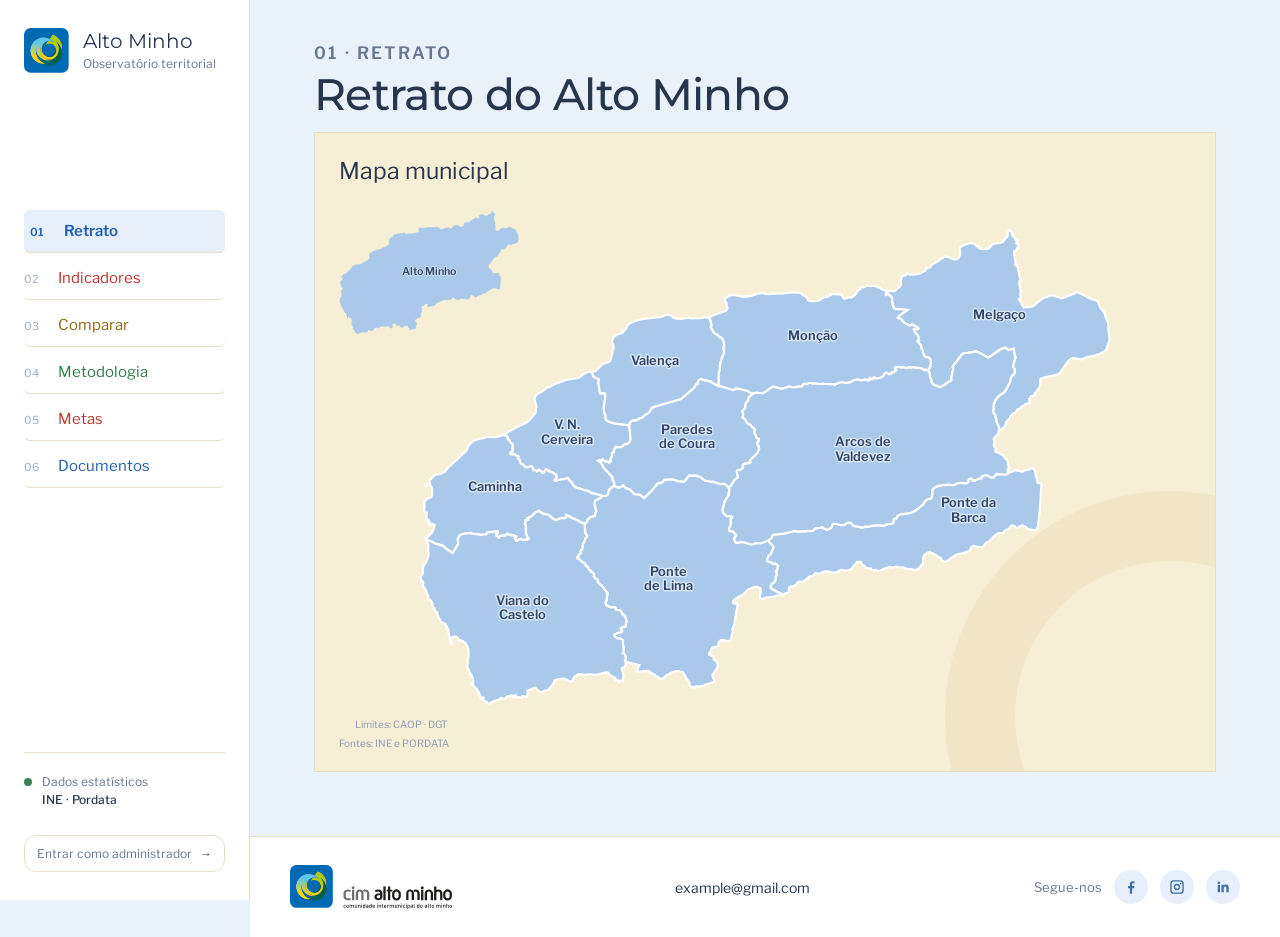
<file: index.html>
<!doctype html>
<html lang="pt">
<head>
  <meta charset="utf-8">
  <meta name="viewport" content="width=device-width, initial-scale=1">
  <meta name="description" content="Observatório territorial da CIM Alto Minho com indicadores municipais do INE e da Pordata.">
  <title>Retrato territorial | Observatório Alto Minho</title>
  <link rel="icon" type="image/svg+xml" href="./FrontEnd/imgs/favicon.svg">
  <!-- Estilos globais -->
  <link rel="stylesheet" href="./FrontEnd/css/shared/global.css">
  <!-- Estilos da página -->
  <link rel="stylesheet" href="./FrontEnd/css/pages/index.css">
</head>
<body data-page="retrato">
  <!-- Barra lateral (gerada por rail.js) -->
  <script src="./FrontEnd/js/shared/rail.js"></script>

  <!-- Conteúdo principal -->
  <main id="top">
    <section class="workspace" id="retrato">
      <div class="page-intro">
        <div>
          <p class="overline">01 · Retrato</p>
          <h1>Retrato do Alto Minho</h1>
        </div>
      </div>

      <!-- Alto Minho em números (preenchido por index.js) -->
      <section class="kpi-strip" id="kpi-strip" aria-label="Alto Minho em números" hidden></section>

      <div class="territory-stage">
        <section class="map-panel" aria-label="Mapa dos municípios do Alto Minho">
          <div class="map-caption">
            <span>Mapa municipal</span>
          </div>
          <div class="mini-map" id="mini-map" role="img" aria-label="Alto Minho">
            <svg viewBox="0 0 100 100"><g id="mini-map-shapes"></g></svg>
          </div>
          <svg class="region-map" viewBox="0 0 520 390" role="img" aria-labelledby="map-title map-description">
            <title id="map-title">Mapa interativo dos dez municípios do Alto Minho</title>
            <desc id="map-description">Limites administrativos dos municípios da Comunidade Intermunicipal do Alto Minho.</desc>
            <g id="map-nodes"></g>
          </svg>
          <div class="map-key"><div><small class="map-limits">Limites: CAOP · DGT</small></div><small class="map-sources">Fontes: INE e PORDATA</small></div>
        </section>
      </div>

    </section>
  </main>
  <script src="./FrontEnd/js/shared/boot.js" data-page="municipio,index" data-values="1"></script>
</body>
</html>
</file>
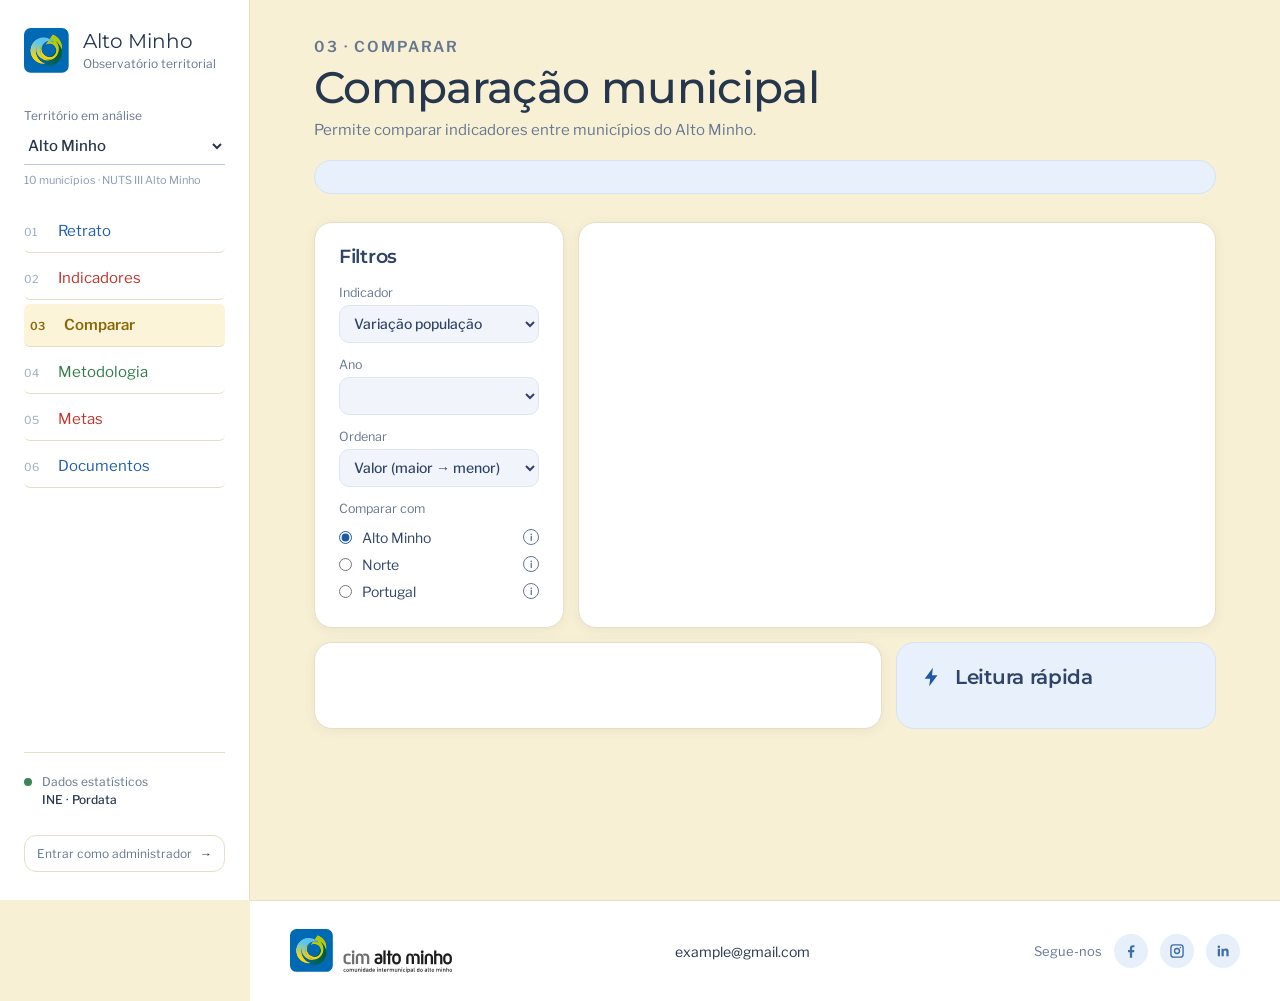
<file: FrontEnd/html/comparar.html>
<!doctype html>
<html lang="pt">
<head>
  <meta charset="utf-8">
  <meta name="viewport" content="width=device-width, initial-scale=1">
  <meta name="description" content="Observatório territorial da CIM Alto Minho com indicadores municipais do INE e da Pordata.">
  <title>Comparação municipal | Observatório Alto Minho</title>
  <link rel="icon" type="image/svg+xml" href="../imgs/favicon.svg">
  <!-- Estilos globais -->
  <link rel="stylesheet" href="../css/shared/global.css">
  <!-- Estilos da página -->
  <link rel="stylesheet" href="../css/pages/comparar.css">
</head>
<body data-page="comparar">
  <!-- Barra lateral (gerada por rail.js) -->
  <script src="../js/shared/rail.js"></script>

  <!-- Conteúdo principal -->
  <main id="top">
    <section class="workspace page-workspace cmp">
      <div class="page-intro">
        <div>
          <p class="overline">03 · Comparar</p>
          <h1>Comparação municipal</h1>
          <p>Permite comparar indicadores entre municípios do Alto Minho.</p>
        </div>
      </div>

      <!-- Resumo: indicador e município em destaque (preenchido por comparar.js) -->
      <section class="cmp-summary" id="cmp-summary" aria-live="polite"></section>

      <!-- Cartões de resumo -->
      <section class="cmp-kpis" id="cmp-kpis" aria-live="polite"></section>

      <div class="cmp-row cmp-row-top">
        <!-- Filtros -->
        <aside class="cmp-card cmp-filters" aria-labelledby="cmp-filters-title">
          <h2 id="cmp-filters-title">Filtros</h2>
          <label class="cmp-field">Indicador
            <select id="compare-indicator" aria-label="Indicador a comparar"></select>
          </label>
          <label class="cmp-field">Ano
            <select id="cmp-year" aria-label="Ano"></select>
          </label>
          <label class="cmp-field">Ordenar
            <select id="cmp-order" aria-label="Ordenar municípios">
              <option value="desc">Valor (maior → menor)</option>
              <option value="asc">Valor (menor → maior)</option>
              <option value="az">Nome (A → Z)</option>
            </select>
          </label>
          <fieldset class="cmp-ref">
            <legend>Comparar com</legend>
            <label><input type="radio" name="cmp-ref" value="alto-minho" checked><span>Alto Minho</span><i class="cmp-info" title="Valor de Alto Minho.">i</i></label>
            <label><input type="radio" name="cmp-ref" value="norte"><span>Norte</span><i class="cmp-info" title="Valor da região Norte (NUTS II).">i</i></label>
            <label><input type="radio" name="cmp-ref" value="portugal"><span>Portugal</span><i class="cmp-info" title="Valor de Portugal.">i</i></label>
          </fieldset>
        </aside>

        <!-- Gráfico de barras -->
        <section class="cmp-card cmp-bars-card" aria-labelledby="cmp-bars-title">
          <h2 id="cmp-bars-title"></h2>
          <div id="cmp-bars" class="cmp-bars"></div>
        </section>
      </div>

      <div class="cmp-row cmp-row-bottom">
        <!-- Evolução -->
        <section class="cmp-card cmp-line-card" aria-labelledby="cmp-line-title">
          <h2 id="cmp-line-title"></h2>
          <div id="cmp-line" class="cmp-line"></div>
        </section>

        <!-- Leitura rápida -->
        <aside class="cmp-card cmp-reading" aria-labelledby="cmp-reading-title">
          <h2 id="cmp-reading-title"><svg viewBox="0 0 24 24" aria-hidden="true"><path d="M13 2 4 14h6l-1 8 9-12h-6z"/></svg>Leitura rápida</h2>
          <ul id="cmp-reading"></ul>
        </aside>
      </div>
    </section>
  </main>
  <script src="../js/shared/boot.js" data-page="comparar" data-values="1"></script>
</body>
</html>
</file>
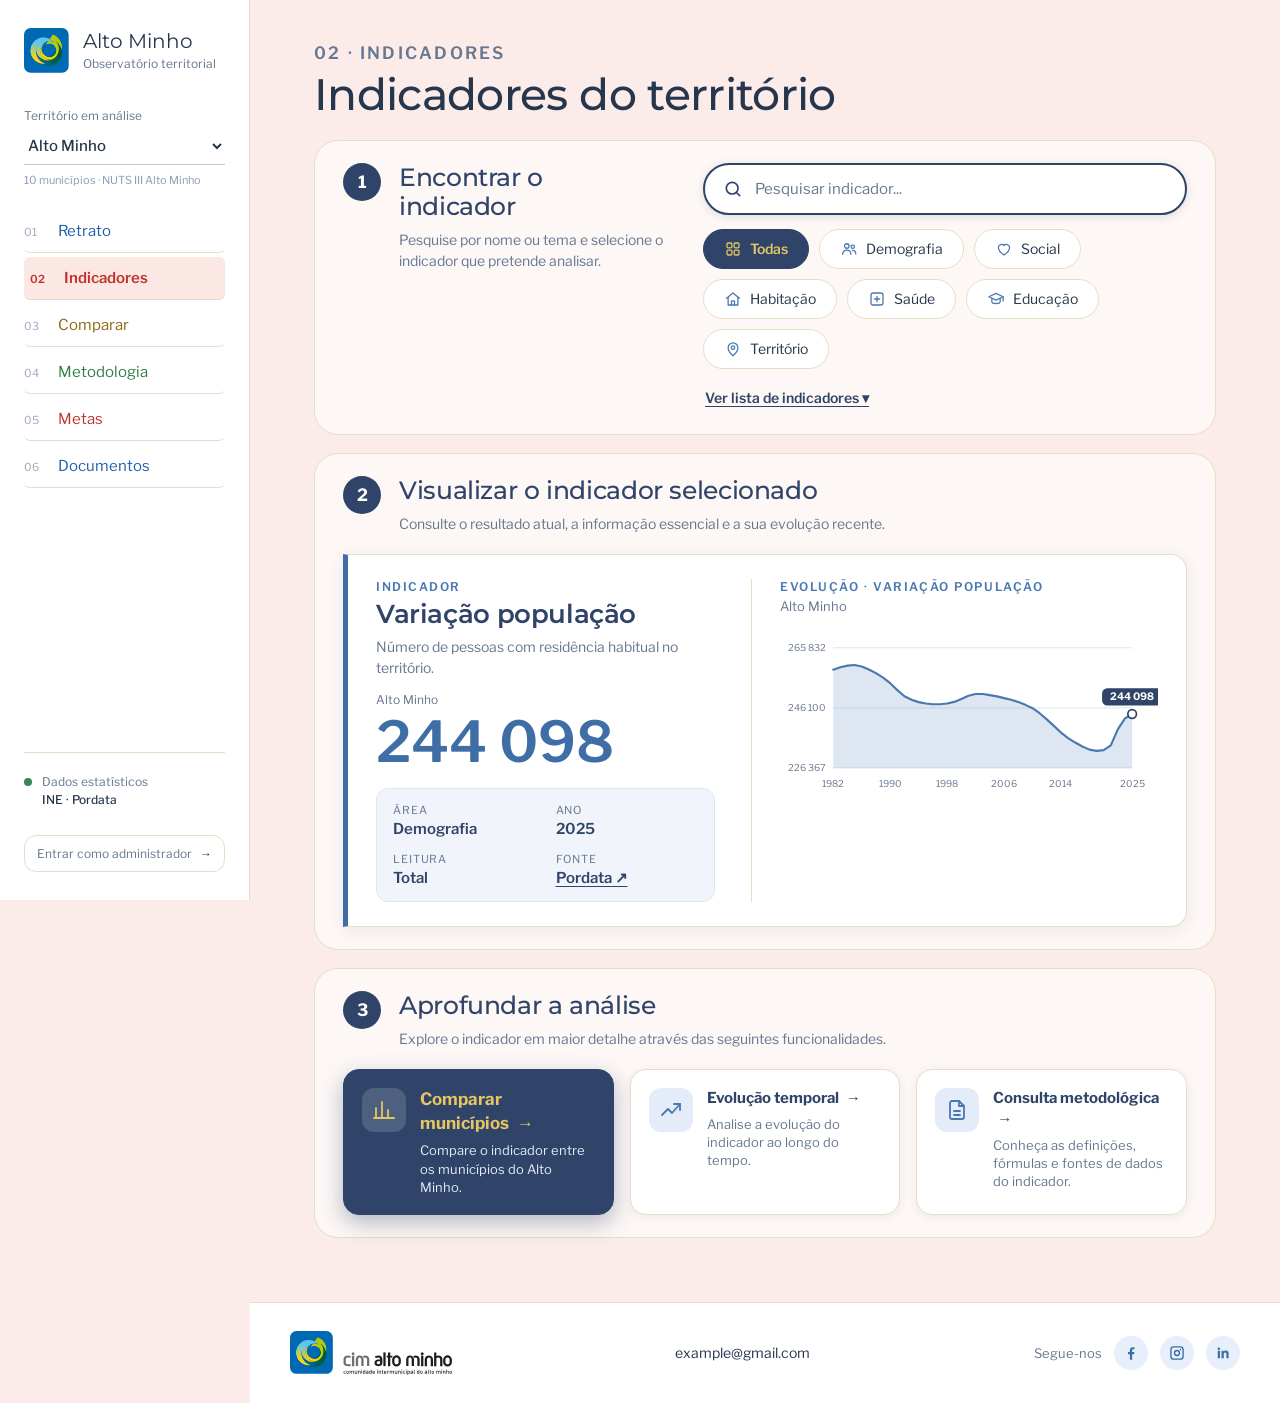
<file: FrontEnd/html/indicadores.html>
<!doctype html>
<html lang="pt">
<head>
  <meta charset="utf-8">
  <meta name="viewport" content="width=device-width, initial-scale=1">
  <meta name="description" content="Observatório territorial da CIM Alto Minho com indicadores municipais do INE e da Pordata.">
  <title>Indicadores | Observatório Alto Minho</title>
  <link rel="icon" type="image/svg+xml" href="../imgs/favicon.svg">
  <!-- Estilos globais -->
  <link rel="stylesheet" href="../css/shared/global.css">
  <!-- Estilos da página -->
  <link rel="stylesheet" href="../css/pages/indicadores.css">
</head>
<body data-page="indicadores">
  <!-- Barra lateral (gerada por rail.js) -->
  <script src="../js/shared/rail.js"></script>

  <!-- Conteúdo principal -->
  <main id="top">
      <section class="workspace page-workspace">
      <div class="page-intro">
        <div>
          <p class="overline">02 · Indicadores</p>
          <h1>Indicadores do território</h1>
        </div>
      </div>

      <section class="catalog-section" id="indicadores">
        <div class="steps">

          <!-- 1. Encontrar o indicador -->
          <section class="step-card" aria-labelledby="step1-title">
            <div class="step-intro">
              <span class="step-num" aria-hidden="true">1</span>
              <div>
                <h2 id="step1-title">Encontrar o indicador</h2>
                <p>Pesquise por nome ou tema e selecione o indicador que pretende analisar.</p>
              </div>
            </div>
            <div class="step-body">
              <label class="search-control">
                <span class="sr-only">Pesquisar indicadores</span>
                <input id="indicator-search" type="search" placeholder="Pesquisar indicador...">
              </label>
              <!-- Botões de categoria (preenchidos por app.js) -->
              <div class="cat-filter" id="category-filter" role="group" aria-label="Filtrar por categoria"></div>
              <div class="cat-filter cat-sub" id="subcategory-filter" role="group" aria-label="Filtrar por subcategoria da Demografia" hidden></div>
              <button class="catalog-toggle" id="catalog-toggle" type="button" aria-expanded="false">Ver lista de indicadores ▾</button>
            </div>

            <!-- Lista de resultados: só aparece com pesquisa, filtro ou ao pedir -->
            <div class="catalog-results" id="catalog-results" hidden>
              <p class="overline" id="catalog-caption"></p>
              <div class="catalog-table-wrap">
                <table>
                  <thead><tr><th>Indicador</th><th>Área</th><th>Ano</th><th>Fonte</th></tr></thead>
                  <tbody id="catalog-body"></tbody>
                </table>
                <p class="empty-state" id="catalog-empty" hidden>Nenhum indicador corresponde à pesquisa.</p>
              </div>
              <div class="catalog-more" id="catalog-more-wrap" hidden>
                <button class="catalog-more-btn" id="catalog-more" type="button">Mostrar mais</button>
                <span class="catalog-more-count" id="catalog-more-count"></span>
              </div>
            </div>
          </section>

          <!-- 2. Visualizar o indicador selecionado -->
          <section class="step-card step-wide" id="step-detail" aria-labelledby="step2-title">
            <div class="step-intro">
              <span class="step-num" aria-hidden="true">2</span>
              <div>
                <h2 id="step2-title">Visualizar o indicador selecionado</h2>
                <p>Consulte o resultado atual, a informação essencial e a sua evolução recente.</p>
              </div>
            </div>
            <div class="indicator-detail" id="indicator-detail" aria-live="polite">
              <div class="detail-main">
                <p class="overline">Indicador</p>
                <h3 id="detail-name"></h3>
                <p class="detail-desc" id="detail-description"></p>
                <div class="detail-value">
                  <span id="detail-territory"></span>
                  <strong id="detail-value"></strong>
                </div>
                <dl class="detail-meta">
                  <div><dt>Área</dt><dd id="detail-area"></dd></div>
                  <div><dt>Ano</dt><dd id="detail-year"></dd></div>
                  <div><dt>Leitura</dt><dd id="detail-dimension"></dd></div>
                  <div><dt>Fonte</dt><dd><a id="detail-source-link" href="#" target="_blank" rel="noopener"><span id="detail-source"></span> ↗</a></dd></div>
                </dl>
              </div>
              <div class="detail-chart">
                <p class="overline" id="detail-chart-title">Evolução</p>
                <p class="detail-chart-sub" id="detail-chart-sub"></p>
                <div id="detail-chart"></div>
              </div>
              <div class="detail-breakdown" id="detail-breakdown" hidden></div>
            </div>
          </section>

          <!-- 3. Aprofundar a análise -->
          <section class="step-card step-wide" aria-labelledby="step3-title">
            <div class="step-intro">
              <span class="step-num" aria-hidden="true">3</span>
              <div>
                <h2 id="step3-title">Aprofundar a análise</h2>
                <p>Explore o indicador em maior detalhe através das seguintes funcionalidades.</p>
              </div>
            </div>
            <div class="deep-cards">
              <a class="deep-card deep-primary" id="indicator-compare-button" data-go href="./comparar.html#comparar">
                <svg class="deep-ico" viewBox="0 0 24 24" fill="none" stroke="currentColor" stroke-width="1.8" stroke-linecap="round" stroke-linejoin="round" aria-hidden="true"><path d="M4 20V10M10 20V4M16 20v-8M22 20H2"/></svg>
                <span class="deep-text"><strong>Comparar municípios <i>→</i></strong><span>Compare o indicador entre os municípios do Alto Minho.</span></span>
              </a>
              <a class="deep-card" data-go href="./comparar.html#evolucao">
                <svg class="deep-ico" viewBox="0 0 24 24" fill="none" stroke="currentColor" stroke-width="1.8" stroke-linecap="round" stroke-linejoin="round" aria-hidden="true"><path d="m3 17 6-6 4 4 8-9"/><path d="M15 6h6v6"/></svg>
                <span class="deep-text"><strong>Evolução temporal <i>→</i></strong><span>Analise a evolução do indicador ao longo do tempo.</span></span>
              </a>
              <a class="deep-card" data-go href="./metodologia.html">
                <svg class="deep-ico" viewBox="0 0 24 24" fill="none" stroke="currentColor" stroke-width="1.8" stroke-linecap="round" stroke-linejoin="round" aria-hidden="true"><path d="M14 3H7a2 2 0 0 0-2 2v14a2 2 0 0 0 2 2h10a2 2 0 0 0 2-2V8z"/><path d="M14 3v5h5M9 13h6M9 17h6"/></svg>
                <span class="deep-text"><strong>Consulta metodológica <i>→</i></strong><span>Conheça as definições, fórmulas e fontes de dados do indicador.</span></span>
              </a>
            </div>
          </section>

        </div>
      </section>
    </section>
  </main>
  <script src="../js/shared/boot.js" data-values="1"></script>
</body>
</html>
</file>
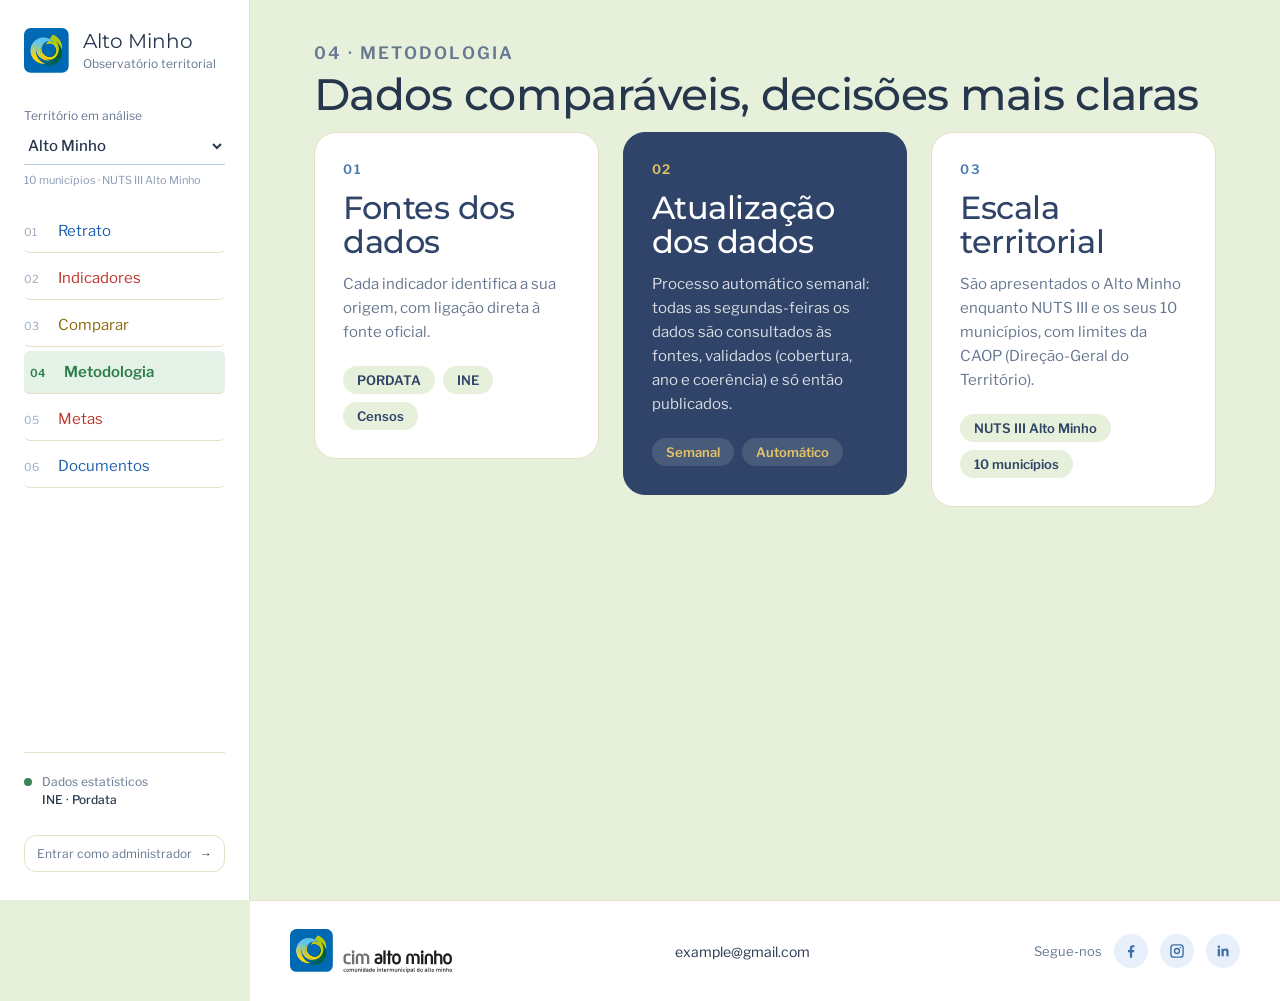
<file: FrontEnd/html/metodologia.html>
<!doctype html>
<html lang="pt">
<head>
  <meta charset="utf-8">
  <meta name="viewport" content="width=device-width, initial-scale=1">
  <meta name="description" content="Observatório territorial da CIM Alto Minho com indicadores municipais do INE e da Pordata.">
  <title>Metodologia | Observatório Alto Minho</title>
  <link rel="icon" type="image/svg+xml" href="../imgs/favicon.svg">
  <!-- Estilos globais -->
  <link rel="stylesheet" href="../css/shared/global.css">
  <!-- Estilos da página -->
  <link rel="stylesheet" href="../css/pages/metodologia.css">
</head>
<body data-page="metodologia">
  <!-- Barra lateral (gerada por rail.js) -->
  <script src="../js/shared/rail.js"></script>

  <!-- Conteúdo principal -->
  <main id="top">
    <section class="workspace page-workspace">
      <div class="page-intro">
        <div>
          <p class="overline">04 · Metodologia</p>
          <h1>Dados comparáveis, decisões mais claras</h1>
        </div>
      </div>
      <!-- Cartões criados pelo admin vêm de Backend/php/cartoes.php (js/pages/metodologia.js) -->
      <div class="method-grid">
        <article class="method-card">
          <span class="method-num">01</span>
          <h2>Fontes dos dados</h2>
          <p>Cada indicador identifica a sua origem, com ligação direta à fonte oficial.</p>
          <div class="tags"><span>PORDATA</span><span>INE</span><span>Censos</span></div>
        </article>
        <article class="method-card">
          <span class="method-num">02</span>
          <h2>Atualização dos dados</h2>
          <p>Processo automático semanal: todas as segundas-feiras os dados são consultados às fontes, validados (cobertura, ano e coerência) e só então publicados.</p>
          <div class="tags"><span>Semanal</span><span>Automático</span></div>
        </article>
        <article class="method-card">
          <span class="method-num">03</span>
          <h2>Escala territorial</h2>
          <p>São apresentados o Alto Minho enquanto NUTS III e os seus 10 municípios, com limites da CAOP (Direção-Geral do Território).</p>
          <div class="tags"><span>NUTS III Alto Minho</span><span>10 municípios</span></div>
        </article>
      </div>
    </section>
  </main>
  <script src="../js/shared/boot.js" data-page="metodologia" data-values="1"></script>
</body>
</html>
</file>
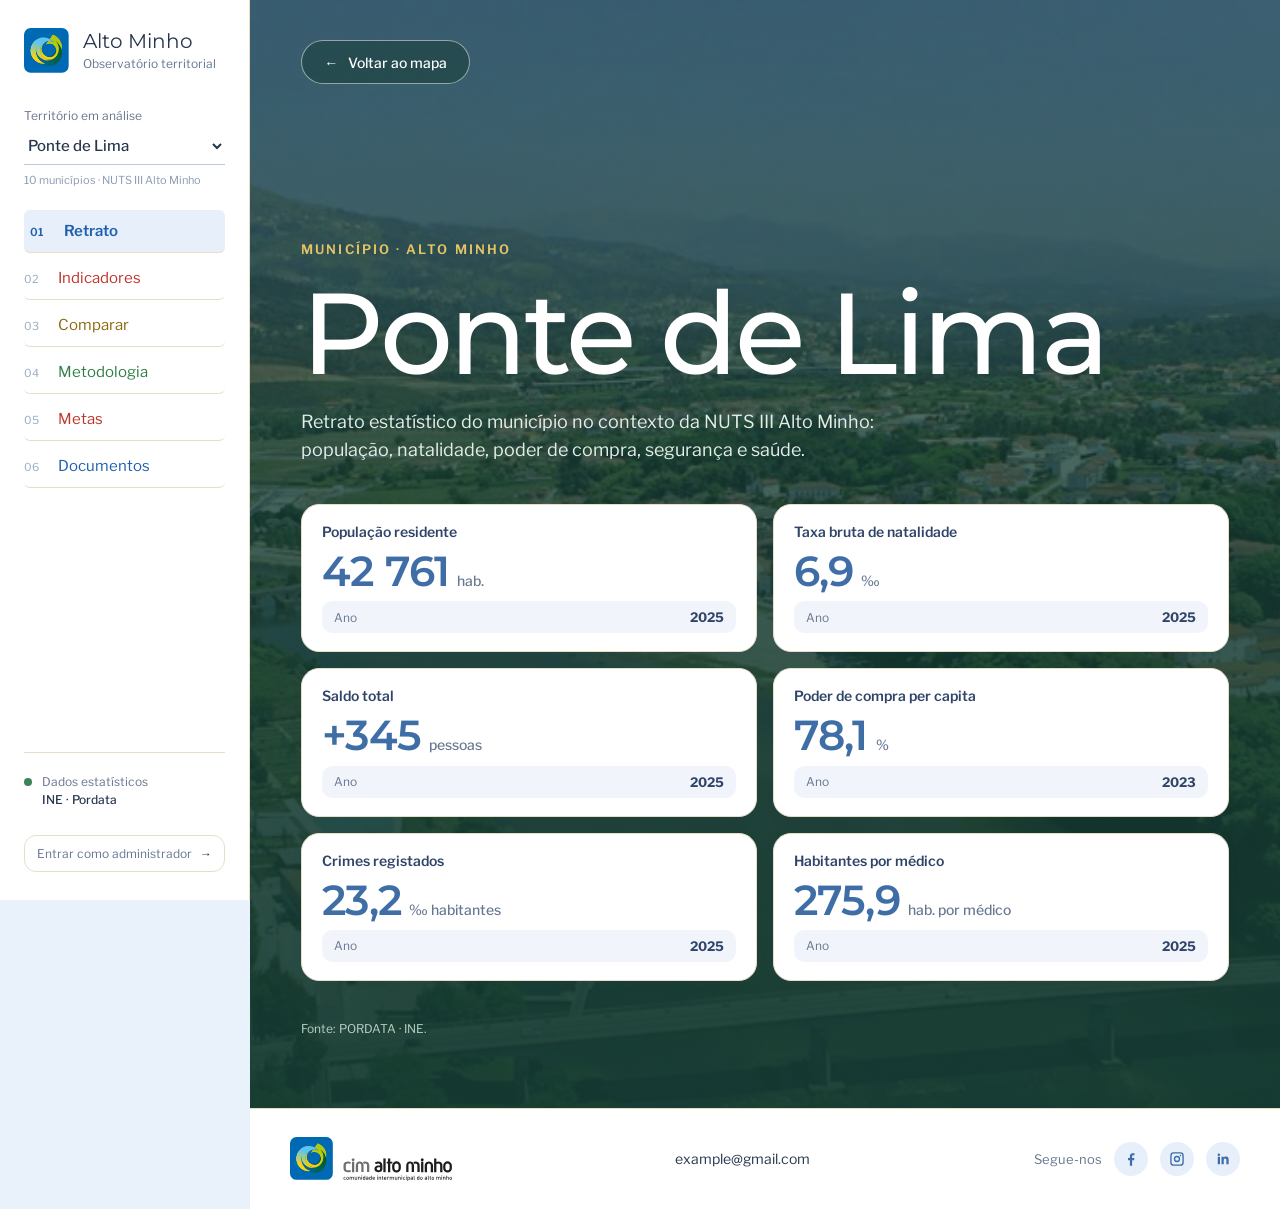
<file: FrontEnd/html/municipio.html>
<!doctype html>
<html lang="pt">
<head>
  <meta charset="utf-8">
  <meta name="viewport" content="width=device-width, initial-scale=1">
  <meta name="description" content="Observatório territorial da CIM Alto Minho com indicadores municipais do INE e da Pordata.">
  <title>Município | Observatório Alto Minho</title>
  <link rel="icon" type="image/svg+xml" href="../imgs/favicon.svg">
  <!-- Estilos globais -->
  <link rel="stylesheet" href="../css/shared/global.css">
  <!-- Estilos da página -->
  <link rel="stylesheet" href="../css/pages/municipio.css">
</head>
<body data-page="municipio">
  <!-- Barra lateral (gerada por rail.js) -->
  <script src="../js/shared/rail.js"></script>

  <!-- Conteúdo principal -->
  <main id="top" class="mun-main"><div id="mun-root"></div></main>
  <script src="../js/shared/boot.js" data-page="municipio" data-values="1"></script>
</body>
</html>
</file>
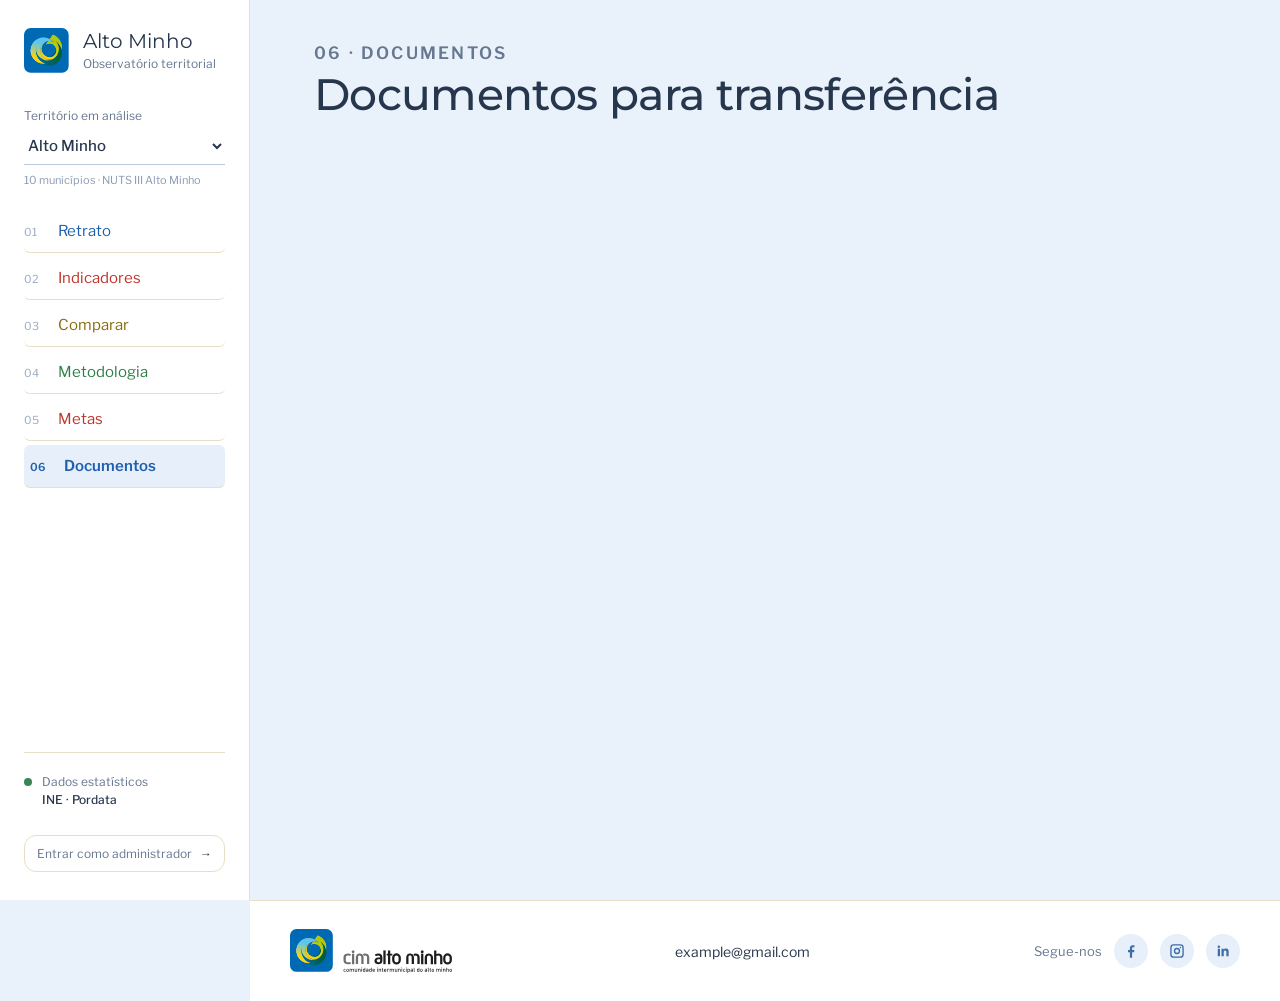
<file: FrontEnd/html/transferencias.html>
<!doctype html>
<html lang="pt">
<head>
  <meta charset="utf-8">
  <meta name="viewport" content="width=device-width, initial-scale=1">
  <meta name="description" content="Observatório territorial da CIM Alto Minho com indicadores municipais do INE e da Pordata.">
  <title>Transferência de Documentos | Observatório Alto Minho</title>
  <link rel="icon" type="image/svg+xml" href="../imgs/favicon.svg">
  <!-- Estilos globais -->
  <link rel="stylesheet" href="../css/shared/global.css">
  <!-- Estilos da página -->
  <link rel="stylesheet" href="../css/pages/transferencias.css">
</head>
<body data-page="transferencias">
  <!-- Barra lateral (gerada por rail.js) -->
  <script src="../js/shared/rail.js"></script>

  <!-- Conteúdo principal -->
  <main id="top">
    <section class="workspace page-workspace">
      <div class="page-intro">
        <div>
          <p class="overline">06 · Documentos</p>
          <h1>Documentos para transferência</h1>
        </div>
      </div>
      <!-- Os cartões são gerados por js/pages/transferencias.js a partir de documentos.php -->
      <div class="doc-grid"></div>
    </section>
  </main>

  <script src="../js/shared/boot.js" data-page="transferencias"></script>
</body>
</html>
</file>
<file: FrontEnd/css/shared/global.css>
@import url("https://fonts.googleapis.com/css2?family=Montserrat:ital,wght@0,400;0,500;0,600;0,700;1,400&family=Libre+Franklin:wght@400;500;600&display=swap");
:root {
  --font-title: "Montserrat", "Helvetica Neue", Arial, sans-serif;
  --font-body: "Libre Franklin", "Helvetica Neue", Arial, sans-serif;
}
/* Estilos globais e componentes comuns a todas as páginas */
:root {
  --forest: #2f4468;
  --forest-2: #4a78b0;
  --lime: #e6c565;
  --river: #b7d3ee;
  --coral: #ef9a93;
  --paper: #faf5e4;
  --white: #fff;
  --ink: #26364d;
  --muted: #667790;
  --line: #e6dfc6;
  --rail: 250px;
  --blue: #b7d3ee;
  --mint: #bfe0c7;
  --yellow: #f7e3a3;
  --red: #f2b0aa;
  --blue-ink: #3f6ea6;
  --green-ink: #3a8458;
  --yellow-ink: #a87c10;
  --red-ink: #c4564d;
}

* {
  box-sizing: border-box;
}
html {
  scroll-behavior: smooth;
}
body {
  margin: 0;
  min-width: 320px;
  background: var(--paper);
  color: var(--ink);
  font-family: var(--font-body);
  font-size: 16px;
}
button,
select,
input {
  font: inherit;
}
h1,
h2,
h3,
p {
  margin-top: 0;
}
h1,
h2,
h3,
h4 {
  font-family: var(--font-title);
  font-weight: 500;
  letter-spacing: -0.015em;
}
body {
  -webkit-font-smoothing: antialiased;
}
.kpi .value,
.indicator strong,
.detail-value strong,
.bar-value,
.section-index {
  font-variant-numeric: lining-nums tabular-nums;
}

.rail {
  position: fixed;
  inset: 0 auto 0 0;
  width: var(--rail);
  padding: 28px 24px;
  background: #fff;
  color: var(--ink);
  border-right: 1px solid var(--line);
  display: flex;
  flex-direction: column;
  z-index: 20;
}
.brand {
  color: inherit;
  text-decoration: none;
  display: flex;
  align-items: center;
  gap: 13px;
}
.brand-symbol {
  position: relative;
  display: block;
  flex: 0 0 auto;
  width: 46px;
  height: 46px;
  overflow: hidden;
}
.brand-symbol img {
  display: block;
  width: auto;
  max-width: none;
  height: 46px;
}
.brand b {
  display: block;
  font-family: var(--font-title);
  font-size: 20px;
  font-weight: 400;
  line-height: 1;
}
.brand small {
  display: block;
  margin-top: 5px;
  color: var(--muted);
  font-size: 12px;
}
.rail nav {
  display: grid;
  gap: 4px;
  margin-top: 70px;
}
.rail nav a {
  text-decoration: none;
  padding: 12px 0;
  border-bottom: 1px solid var(--line);
  font-size: 15px;
  transition: 0.2s ease;
}
.rail nav a span {
  display: inline-block;
  width: 34px;
  color: #9aabc2;
  font-size: 11px;
}
/* Fundo de cada página: cores pastel ligeiramente escurecidas, alinhadas com a barra lateral */
body[data-page="retrato"],
body[data-page="municipio"] {
  --paper: #e9f1fb;
}
body[data-page="indicadores"] {
  --paper: #fbebe9;
}
body[data-page="comparar"] {
  --paper: #f8f0d4;
}
body[data-page="metodologia"] {
  --paper: #e6f0da;
}
body[data-page="transferencias"] {
  --paper: #e9f1fb;
}
/* Cores da barra lateral: texto e fundo pastel ao selecionar cada aba */
.rail nav a:nth-child(4n + 1) {
  --tc: #1f5fae;
  --tb: #e6effa;
}
.rail nav a:nth-child(4n + 2) {
  --tc: #c0332b;
  --tb: #fbe7e4;
}
.rail nav a:nth-child(4n + 3) {
  --tc: #8a680c;
  --tb: #fcf4d8;
}
.rail nav a:nth-child(4n + 4) {
  --tc: #2e7d46;
  --tb: #e4f2e8;
}
.rail nav a[href$="transferencias.html"] {
  --tc: #1f5fae;
  --tb: #e6effa;
}
.rail nav a[href$="forms.html"] {
  --tc: #c0332b;
  --tb: #fbe7e4;
}
.rail nav a {
  color: var(--tc);
  border-radius: 6px;
  transition:
    background-color 0.2s ease,
    color 0.2s ease,
    padding-left 0.2s ease;
}
.rail nav a:hover,
.rail nav a.active {
  color: var(--tc);
  background-color: var(--tb);
  padding-left: 6px;
  font-weight: 600;
}
.rail nav a.active span {
  color: var(--tc);
}
.rail-note {
  margin-top: auto;
  padding-top: 20px;
  border-top: 1px solid var(--line);
  display: flex;
  gap: 10px;
}
.source-dot {
  width: 8px;
  height: 8px;
  flex: 0 0 auto;
  margin-top: 5px;
  border-radius: 50%;
  background: var(--green-ink);
}
.rail-note p {
  color: var(--muted);
  font-size: 12px;
  line-height: 1.5;
}
.rail-note strong {
  color: var(--ink);
  font-weight: 500;
}
.source-link {
  display: block;
  padding: 0;
  border: 0;
  background: none;
  color: var(--forest);
  text-align: left;
  text-decoration: none;
  cursor: pointer;
  font-size: 13px;
}
.source-link span {
  color: var(--blue-ink);
}

/* Seletor de território na barra lateral: discreto, no mesmo estilo do menu */
.rail-territory {
  margin-top: 34px;
}
.rail-territory label {
  display: block;
  margin-bottom: 4px;
  color: var(--muted);
  font-size: 12px;
}
.rail-territory select {
  width: 100%;
  min-height: 38px;
  padding: 0 24px 0 0;
  border: 0;
  border-bottom: 1px solid #b9c9dd;
  border-radius: 0;
  background: transparent;
  color: var(--ink);
  color-scheme: light;
  font-weight: 500;
  font-size: 15px;
  cursor: pointer;
  transition: border-color 0.2s ease;
}
.rail-territory select:hover {
  border-bottom-color: var(--blue-ink);
}
.rail-territory select:focus-visible {
  outline: 0;
  border-bottom-color: var(--blue-ink);
}
.rail-territory option {
  background: #fff;
  color: var(--ink);
}
.rail-territory p {
  margin: 8px 0 0;
  color: #8a9bb3;
  font-size: 11px;
  line-height: 1.4;
}
.rail-territory--hidden {
  visibility: hidden;
}
.rail-territory + nav {
  margin-top: 22px;
}

main {
  margin-left: var(--rail);
}
.workspace {
  max-width: 1400px;
  margin: 0 auto;
  padding: 28px clamp(24px, 5vw, 78px) 64px;
}
.page-workspace {
  min-height: 100vh;
}
body[data-page] main {
  background: var(--paper) !important;
}
body[data-page="metodologia"] .method-section {
  min-height: 100vh;
}
body[data-page="metodologia"] .method-section {
  margin-bottom: 0;
}
.subpage-toolbar {
  display: grid;
  grid-template-columns: 1fr;
  gap: 60px;
  align-items: end;
  padding: 18px 0 46px;
  border-bottom: 1px solid var(--line);
}
.compare-page-header {
  margin: 0 calc(clamp(24px, 5vw, 78px) * -1);
  padding: 28px clamp(24px, 5vw, 78px) 22px;
  background: var(--paper);
}
.subpage-toolbar h1 {
  margin-bottom: 0;
  font-size: clamp(28px, 3vw, 40px);
  line-height: 1.05;
}
.territory-picker.compact {
  align-self: auto;
  margin-bottom: 0;
}
.overline {
  margin-bottom: 12px;
  color: var(--forest-2);
  font-size: 12px;
  font-weight: 600;
  letter-spacing: 0.13em;
  text-transform: uppercase;
}
.page-intro {
  min-height: 0;
  padding-bottom: 14px;
  display: grid;
  grid-template-columns: 1fr;
  gap: 60px;
  align-items: center;
}
.page-intro h1 {
  margin-bottom: 0;
  font-size: clamp(30px, 3.4vw, 44px);
  line-height: 1.05;
}
.page-intro .overline {
  margin-bottom: 6px;
}
.page-intro p {
  margin: 12px 0 0;
  max-width: 760px;
  font-size: 17px;
  line-height: 1.55;
  color: var(--muted);
}
.page-intro h1 em {
  color: var(--forest-2);
  font-style: italic;
}
.territory-picker {
  align-self: end;
  margin-bottom: 34px;
  padding-left: 24px;
  border-left: 3px solid var(--yellow-ink);
}
.territory-picker label {
  display: block;
  margin-bottom: 8px;
  color: var(--muted);
  font-size: 13px;
}
.territory-picker select,
.compare-control select {
  width: 100%;
  min-height: 46px;
  border: 0;
  border-bottom: 1px solid #b9c9dd;
  border-radius: 0;
  padding: 0 28px 0 0;
  background: transparent;
  color: var(--forest);
  font-weight: 600;
  cursor: pointer;
}
.territory-picker p {
  margin: 9px 0 0;
  color: var(--muted);
  font-size: 12px;
}

.territory-title-row {
  display: flex;
  align-items: flex-end;
  justify-content: space-between;
  gap: 24px;
  padding: 22px 0;
}
.territory-title-row h2 {
  margin: 4px 0 0;
  font-size: clamp(32px, 4vw, 50px);
}
.territory-title-row > p {
  margin-bottom: 7px;
  color: var(--muted);
  font-size: 12px;
}
.territory-title-row i {
  display: inline-block;
  width: 7px;
  height: 7px;
  margin-right: 6px;
  border-radius: 50%;
  background: var(--forest-2);
}

.territory-stage {
  display: grid;
  grid-template-columns: 1fr;
  min-height: 550px;
  border: 1px solid var(--line);
  background: white;
}
.map-panel {
  position: relative;
  overflow: hidden;
  padding: 24px;
  background: #f6efd6;
}
.map-panel::after {
  content: "";
  position: absolute;
  width: 310px;
  height: 310px;
  right: -180px;
  bottom: -170px;
  border: 70px solid rgba(168, 124, 16, 0.07);
  border-radius: 50%;
}
.map-caption {
  display: flex;
  justify-content: space-between;
  gap: 20px;
  position: relative;
  z-index: 2;
}
.map-caption span {
  font-family: var(--font-body);
  font-size: 23px;
}
.map-caption p {
  max-width: 170px;
  color: var(--muted);
  font-size: 12px;
  line-height: 1.45;
}
.region-map {
  position: relative;
  z-index: 2;
  display: block;
  width: 100%;
  height: 560px;
  margin-top: 2px;
  overflow: visible;
}
.mini-map {
  position: absolute;
  left: 24px;
  top: 72px;
  z-index: 3;
  width: 20%;
  min-width: 130px;
  cursor: pointer;
  outline: none;
}
.mini-map svg {
  display: block;
  width: 100%;
  height: auto;
  aspect-ratio: 4 / 3;
}
.mini-map path {
  fill: #a9c8ea;
  stroke: #a9c8ea;
  stroke-width: 2;
  stroke-linejoin: round;
  transition:
    fill 0.18s ease,
    stroke 0.18s ease;
}
.mini-map:hover path,
.mini-map:focus-visible path {
  fill: #8fb4de;
  stroke: #8fb4de;
}
.mini-map.active path {
  fill: #5f93cf;
  stroke: #5f93cf;
}
.mini-map text {
  fill: var(--forest);
  font-weight: 600;
  text-anchor: middle;
  dominant-baseline: middle;
  paint-order: stroke;
  stroke: rgba(255, 255, 255, 0.55);
  stroke-width: 4px;
  stroke-linejoin: round;
  pointer-events: none;
}
.mini-map.active text {
  fill: #fff;
  stroke: rgba(47, 68, 104, 0.45);
}
.municipality-node {
  cursor: pointer;
  outline: none;
}
.municipality-node path {
  fill: #a9c8ea;
  stroke: #fff;
  stroke-width: 2.2;
  vector-effect: non-scaling-stroke;
  transition:
    fill 0.18s ease,
    filter 0.18s ease;
}
.municipality-node:hover path,
.municipality-node:focus path {
  filter: brightness(0.94) drop-shadow(0 3px 3px rgba(47, 68, 104, 0.18));
}
.municipality-node:focus path {
  stroke: var(--forest);
  stroke-width: 3;
}
.municipality-node.active path {
  fill: #5f93cf;
  stroke: #fff;
}
.municipality-node text {
  fill: var(--forest);
  font-size: 9px;
  font-weight: 600;
  line-height: 1;
  text-anchor: middle;
  pointer-events: none;
  paint-order: stroke;
  stroke: rgba(255, 255, 255, 0.55);
  stroke-width: 2px;
  stroke-linejoin: round;
}
.municipality-node.active text {
  fill: #fff;
  stroke: rgba(47, 68, 104, 0.45);
}
.map-key {
  position: absolute;
  left: 24px;
  bottom: 22px;
  z-index: 3;
  color: var(--muted);
  font-size: 12px;
}
.map-key span {
  display: inline-block;
  width: 9px;
  height: 9px;
  margin-right: 6px;
  border-radius: 50%;
  background: #5f93cf;
}
.map-key small {
  margin-left: 16px;
  color: #8a9bb3;
  font-size: 10px;
}
.map-key .map-sources {
  display: block;
  margin: 6px 0 0;
}

.metric-panel {
  padding: 30px 34px;
  background: #fff;
  color: var(--ink);
}
.metric-heading {
  display: flex;
  justify-content: space-between;
  padding-bottom: 18px;
  border-bottom: 1px solid var(--line);
}
.metric-heading p {
  margin-bottom: 0;
  font-family: var(--font-body);
  font-size: 25px;
}
.metric-heading span {
  color: var(--muted);
  font-size: 12px;
}
.kpis {
  display: grid;
}
.kpi {
  position: relative;
  display: grid;
  grid-template-columns: 90px 1fr auto;
  align-items: baseline;
  min-height: 102px;
  padding: 24px 0;
  border-bottom: 1px solid var(--line);
}
.kpi .year {
  grid-column: 1;
  color: var(--muted);
  font-size: 12px;
  font-weight: 600;
}
.kpi .value {
  grid-column: 2;
  font-family: var(--font-body);
  font-size: clamp(32px, 4vw, 50px);
  line-height: 1;
}
.kpi .label {
  grid-column: 3;
  max-width: 150px;
  color: var(--muted);
  font-size: 13px;
  text-align: right;
}

.themes {
  display: grid;
  grid-template-columns: 56px 260px 1fr;
  align-items: end;
  gap: 24px;
  padding: 58px 0 24px;
  border-bottom: 1px solid var(--line);
}
.section-index {
  color: var(--blue-ink);
  font-family: var(--font-title);
  font-size: 48px;
  font-style: italic;
  line-height: 1;
}
.section-copy h2,
.compare-head h2,
.catalog-head h2,
.method-intro h2 {
  margin-bottom: 0;
  font-size: clamp(32px, 4vw, 52px);
  line-height: 1;
}
.theme-tabs {
  display: flex;
  flex-wrap: wrap;
  justify-content: flex-end;
  gap: 7px;
}
.theme {
  min-height: 39px;
  padding: 8px 14px;
  border: 1px solid #c4d3e5;
  border-radius: 999px;
  background: #fff;
  color: #55657d;
  cursor: pointer;
  font-size: 13px;
  transition: 0.2s ease;
}
.theme:hover {
  border-color: var(--blue-ink);
  color: var(--forest);
}
.theme.active {
  border-color: var(--blue);
  background: var(--blue);
  color: var(--forest);
  font-weight: 600;
}

.theme-overview {
  display: grid;
  grid-template-columns: 0.85fr 1.15fr;
  gap: 56px;
  padding: 60px 0 70px;
}
.overview-copy h2 {
  font-size: clamp(38px, 5vw, 62px);
  line-height: 1.02;
}
.overview-copy > p:last-child {
  max-width: 430px;
  color: var(--muted);
  line-height: 1.65;
}
.indicator-cards {
  border-top: 1px solid var(--forest);
}
.indicator {
  display: grid;
  grid-template-columns: 130px 1fr auto;
  align-items: center;
  min-height: 86px;
  border-bottom: 1px solid var(--line);
}
.indicator strong {
  font-family: var(--font-body);
  font-size: 30px;
  font-weight: 400;
}
.indicator span {
  color: #3b4b63;
}
.indicator small {
  color: var(--muted);
  font-size: 12px;
}

.compare-section {
  position: relative;
  margin: 0 calc(clamp(24px, 5vw, 78px) * -1);
  padding: 76px clamp(24px, 5vw, 78px);
  background: #fdf9ec;
}
.compare-section > .section-index {
  position: absolute;
  top: 76px;
  left: clamp(24px, 5vw, 78px);
}
.compare-head {
  display: grid;
  grid-template-columns: 1fr 300px;
  gap: 60px;
  margin-left: 80px;
}
.compare-control {
  align-self: end;
  color: var(--muted);
  font-size: 12px;
}
.compare-control select {
  margin-top: 8px;
  border-color: #b9c9dd;
  color: var(--forest);
}
.chart {
  display: grid;
  gap: 11px;
  margin: 42px 0 0 80px;
}
.bar-row {
  display: grid;
  grid-template-columns: 170px 1fr 80px;
  align-items: center;
  gap: 14px;
  font-size: 13px;
}
.bar-label {
  overflow: hidden;
  text-overflow: ellipsis;
  white-space: nowrap;
  font-weight: 500;
}
.bar-track {
  height: 9px;
  background: rgba(47, 68, 104, 0.09);
  overflow: hidden;
  border-radius: 5px;
}
.bar-fill {
  width: var(--bar);
  height: 100%;
  border-radius: 5px;
  background: #8fb7e3;
  transition: width 0.35s ease;
}
.bar-fill.negative {
  background: var(--red);
}
.bar-row.selected .bar-fill {
  background: #86c99d;
}
.bar-row.selected .bar-value {
  color: var(--green-ink);
}
.bar-value {
  color: var(--blue-ink);
}
.bar-row:has(.negative) .bar-value {
  color: var(--red-ink);
}
.bar-value {
  text-align: right;
  font-weight: 600;
}

.catalog-section {
  padding: 76px 0;
}
.catalog-head {
  display: grid;
  grid-template-columns: 56px 1fr minmax(250px, 330px);
  align-items: end;
  gap: 24px;
}
.search-control input {
  width: 100%;
  height: 48px;
  border: 0;
  border-bottom: 1px solid #b9c9dd;
  border-radius: 0;
  padding: 0;
  background: transparent;
  color: var(--ink);
}
.indicator-detail {
  display: grid;
  grid-template-columns: minmax(260px, 1.35fr) minmax(190px, 0.65fr);
  gap: 26px 42px;
  margin-top: 38px;
  padding: 30px;
  background: #f6efd6;
  border-left: 6px solid #8fb7e3;
  border-radius: 0 8px 8px 0;
}
.detail-copy h3 {
  margin: 0 0 10px;
  font-family: var(--font-title);
  font-size: clamp(28px, 3vw, 40px);
  font-weight: 400;
  line-height: 1.05;
}
.detail-copy > p:last-child {
  max-width: 630px;
  margin-bottom: 0;
  color: var(--muted);
  line-height: 1.55;
}
.detail-value {
  align-self: center;
  text-align: right;
}
.detail-value span {
  display: block;
  margin-bottom: 6px;
  color: var(--muted);
  font-size: 12px;
}
.detail-value strong {
  font-family: var(--font-body);
  font-size: clamp(34px, 4vw, 54px);
  font-weight: 500;
  color: var(--blue-ink);
}
.detail-meta {
  display: flex;
  gap: 34px;
  margin: 0;
}
.detail-meta div {
  min-width: 90px;
}
.detail-meta dt {
  margin-bottom: 4px;
  color: var(--muted);
  font-size: 11px;
  letter-spacing: 0.08em;
  text-transform: uppercase;
}
.detail-meta dd {
  margin: 0;
  color: var(--forest);
  font-weight: 600;
}
.detail-meta a {
  color: inherit;
  text-decoration-thickness: 1px;
  text-underline-offset: 3px;
}
.detail-action {
  justify-self: end;
  align-self: end;
  border: 0;
  border-bottom: 1px solid var(--forest);
  padding: 8px 0;
  background: transparent;
  color: var(--forest);
  cursor: pointer;
  font-weight: 600;
}
.detail-action span {
  margin-left: 8px;
  color: var(--red-ink);
}
.detail-action:disabled {
  color: #8a9bb3;
  cursor: default;
  opacity: 0.72;
}
.catalog-table-wrap {
  overflow-x: auto;
  margin-top: 34px;
  border-top: 2px solid var(--forest);
}
table {
  width: 100%;
  min-width: 650px;
  border-collapse: collapse;
}
th,
td {
  padding: 15px 12px;
  border-bottom: 1px solid var(--line);
  text-align: left;
}
th {
  color: var(--muted);
  font-size: 11px;
  letter-spacing: 0.1em;
  text-transform: uppercase;
}
td {
  font-size: 14px;
}
td:first-child {
  font-weight: 600;
}
td:last-child {
  color: var(--forest-2);
  font-weight: 600;
}
.catalog-row {
  cursor: pointer;
  transition: background 0.15s ease;
}
.catalog-row:hover,
.catalog-row:focus {
  background: rgba(247, 227, 163, 0.35);
  outline: none;
}
.catalog-row.active {
  background: rgba(183, 211, 238, 0.4);
  box-shadow: inset 4px 0 0 var(--blue-ink);
}
.empty-state {
  padding: 24px;
  color: var(--muted);
  text-align: center;
}

.method-section {
  display: grid;
  grid-template-columns: 0.8fr 1.2fr;
  gap: 70px;
  margin: 0 calc(clamp(24px, 5vw, 78px) * -1) -80px;
  padding: 78px clamp(24px, 5vw, 78px);
  background: #f3ebcf;
  color: var(--ink);
}
.method-intro .overline {
  color: var(--blue-ink);
}
.method-intro .section-index {
  margin-bottom: 24px;
  color: var(--yellow-ink);
}
.method-intro > p:last-child {
  max-width: 410px;
  margin-top: 24px;
  color: var(--muted);
  line-height: 1.65;
}
.method-list {
  border-top: 1px solid rgba(47, 68, 104, 0.25);
}
.method-list article {
  display: grid;
  grid-template-columns: 190px 1fr;
  gap: 20px;
  padding: 22px 0;
  border-bottom: 1px solid rgba(47, 68, 104, 0.14);
}
.method-list b {
  color: var(--blue-ink);
  font-weight: 600;
}
.method-list article:nth-child(4n + 2) b {
  color: var(--green-ink);
}
.method-list article:nth-child(4n + 3) b {
  color: var(--yellow-ink);
}
.method-list article:nth-child(4n) b {
  color: var(--red-ink);
}
.method-list p {
  margin-bottom: 0;
  color: #44546c;
  font-size: 14px;
  line-height: 1.55;
}
.prototype-note {
  grid-column: 1 / -1;
  margin: 0;
  padding-top: 28px;
  border-top: 1px solid rgba(47, 68, 104, 0.16);
  color: var(--muted);
  font-size: 12px;
}
.sr-only {
  position: absolute;
  width: 1px;
  height: 1px;
  padding: 0;
  margin: -1px;
  overflow: hidden;
  clip: rect(0, 0, 0, 0);
  white-space: nowrap;
  border: 0;
}

@media (max-width: 1080px) {
  :root {
    --rail: 210px;
  }
  .territory-stage {
    grid-template-columns: 1fr;
  }
  .region-map {
    height: 440px;
  }
  .themes {
    grid-template-columns: 48px 1fr;
  }
  .theme-tabs {
    grid-column: 2;
    justify-content: flex-start;
  }
  .theme-overview {
    grid-template-columns: 1fr;
  }
}
@media (max-width: 760px) {
  .rail {
    position: sticky;
    top: 0;
    width: 100%;
    min-height: 0;
    padding: 16px 20px 0;
    flex-direction: row;
    flex-wrap: wrap;
    align-items: center;
    justify-content: space-between;
  }
  .rail nav {
    order: 3;
    display: flex;
    width: 100%;
    gap: 0;
    margin-top: 14px;
    overflow-x: auto;
    scrollbar-width: none;
  }
  .rail nav::-webkit-scrollbar {
    display: none;
  }
  .rail nav a {
    flex: 0 0 auto;
    padding: 10px 14px;
    border-bottom: 3px solid transparent;
    white-space: nowrap;
    font-size: 13px;
  }
  .rail nav a span {
    width: 24px;
  }
  .rail nav a:hover,
  .rail nav a.active {
    padding-left: 14px;
    border-bottom-color: var(--yellow-ink);
  }
  .rail-note {
    display: none;
  }
  .rail-territory {
    order: 2;
    flex: 1 1 100%;
    margin-top: 12px;
  }
  .rail-territory p {
    display: none;
  }
  .rail-territory + nav {
    margin-top: 14px;
  }
  .source-link {
    text-align: right;
  }
  main {
    margin-left: 0;
  }
  .workspace {
    padding: 34px 18px 60px;
  }
  .subpage-toolbar {
    grid-template-columns: 1fr;
    gap: 28px;
    padding-top: 4px;
  }
  .compare-page-header {
    margin: 0 -18px;
    padding: 34px 18px 32px;
  }
  .page-intro {
    min-height: 0;
    grid-template-columns: 1fr;
    gap: 35px;
    padding-bottom: 38px;
  }
  .page-intro h1 {
    font-size: 34px;
  }
  .territory-picker {
    margin-bottom: 0;
  }
  .territory-title-row {
    display: block;
  }
  .territory-title-row > p {
    margin-top: 14px;
  }
  .metric-panel {
    padding: 24px 20px;
  }
  .kpi {
    grid-template-columns: 64px 1fr;
  }
  .kpi .label {
    grid-column: 2;
    margin-top: 7px;
    text-align: left;
  }
  .themes {
    grid-template-columns: 42px 1fr;
    padding-top: 42px;
  }
  .section-index {
    font-size: 38px;
  }
  .compare-section,
  .method-section {
    margin-left: -18px;
    margin-right: -18px;
    padding-left: 18px;
    padding-right: 18px;
  }
  .compare-section > .section-index {
    left: 18px;
  }
  .compare-head {
    grid-template-columns: 1fr;
    margin-left: 55px;
  }
  .chart {
    margin-left: 0;
  }
  .bar-row {
    grid-template-columns: 112px 1fr 65px;
    gap: 8px;
  }
  .catalog-head {
    grid-template-columns: 42px 1fr;
  }
  .search-control {
    grid-column: 2;
  }
  .indicator-detail {
    grid-template-columns: 1fr;
  }
  .detail-value {
    text-align: left;
  }
  .detail-action {
    justify-self: start;
  }
  .method-section {
    grid-template-columns: 1fr;
    gap: 36px;
    margin-bottom: -60px;
  }
}
@media (max-width: 460px) {
  .brand small,
  .source-link {
    display: none;
  }
  .page-intro h1 {
    font-size: 30px;
  }
  .map-panel {
    padding: 18px;
  }
  .region-map {
    height: 360px;
  }
  .map-caption {
    display: block;
  }
  .indicator {
    grid-template-columns: 100px 1fr;
  }
  .indicator small {
    grid-column: 2;
    margin-top: 4px;
  }
  .indicator-detail {
    padding: 22px 18px;
  }
  .detail-meta {
    flex-wrap: wrap;
    gap: 18px;
  }
}

/* Página Comparar: gráfico de comparação entre anos */
.history-section {
  margin: 64px 0 0 80px;
}
.history-head {
  margin-bottom: 24px;
}
.history-head h2 {
  margin: 0;
  font-size: clamp(28px, 3.4vw, 42px);
  line-height: 1;
}
.history-chart svg {
  display: block;
  width: 100%;
  height: auto;
}
.history-chart .grid {
  stroke: rgba(47, 68, 104, 0.12);
  stroke-width: 1;
}
.history-chart .axis {
  fill: var(--muted);
  font-size: 11px;
}
.history-chart .zero {
  stroke: var(--muted);
  stroke-width: 1;
}
.history-chart .year-group {
  opacity: 0.55;
}
.history-chart .year-group.selected,
.history-chart:not(:has(.selected)) .year-group {
  opacity: 1;
}
.history-chart .year-group.selected .axis {
  fill: var(--forest);
  font-weight: 600;
}
.year-legend {
  display: flex;
  flex-wrap: wrap;
  gap: 6px 18px;
  margin-bottom: 10px;
  font-size: 13px;
  color: var(--muted);
}
.year-legend span {
  display: inline-flex;
  align-items: center;
  gap: 6px;
}
.year-legend i {
  width: 12px;
  height: 12px;
  border-radius: 2px;
}
.history-note {
  margin: 14px 0 0;
  color: var(--muted);
  font-size: 13px;
}
.history-note strong {
  color: var(--forest);
}
.history-empty {
  color: var(--muted);
}
@media (max-width: 760px) {
  .history-section {
    margin-left: 0;
  }
}

/* ===== Números em cores pastel (tons mais escuros para leitura) ===== */
.kpi:nth-child(4n + 1) .value,
.indicator:nth-child(4n + 1) strong {
  color: var(--blue-ink);
}
.kpi:nth-child(4n + 2) .value,
.indicator:nth-child(4n + 2) strong {
  color: var(--green-ink);
}
.kpi:nth-child(4n + 3) .value,
.indicator:nth-child(4n + 3) strong {
  color: var(--yellow-ink);
}
.kpi:nth-child(4n) .value,
.indicator:nth-child(4n) strong {
  color: var(--red-ink);
}
.kpi:nth-child(4n + 1) .year {
  color: var(--blue-ink);
}
.kpi:nth-child(4n + 2) .year {
  color: var(--green-ink);
}
.kpi:nth-child(4n + 3) .year {
  color: var(--yellow-ink);
}
.kpi:nth-child(4n) .year {
  color: var(--red-ink);
}
.indicator {
  transition: background 0.15s ease;
}
.indicator:hover {
  background: rgba(247, 227, 163, 0.3);
}

/* Aplicar o fundo pastel escurecido da página a toda a área de fundo */
body[data-page],
body[data-page] main,
body[data-page] .workspace,
body[data-page] .page-workspace {
  background-color: var(--paper) !important;
}
body[data-page="comparar"] .compare-page-header,
body[data-page="comparar"] .compare-section,
body[data-page="metodologia"] .method-section {
  background-color: var(--paper) !important;
}
body[data-page="comparar"] .page-workspace,
body[data-page="metodologia"] .page-workspace {
  min-height: 100vh;
}
/* Gráfico de linhas (evolução por município) */
.line-legend {
  display: flex;
  flex-wrap: wrap;
  gap: 6px 8px;
  margin-bottom: 12px;
}
.line-toggle {
  display: inline-flex;
  align-items: center;
  gap: 6px;
  padding: 5px 11px;
  border: 1px solid var(--line);
  border-radius: 999px;
  background: #fff;
  color: var(--forest);
  font-size: 12px;
  cursor: pointer;
}
.line-toggle i {
  width: 10px;
  height: 10px;
  border-radius: 50%;
}
.line-toggle.off {
  opacity: 0.4;
  text-decoration: line-through;
}
.history-chart .line-group.dim {
  opacity: 0.5;
}
.history-chart .hover-line {
  stroke: var(--muted);
  stroke-dasharray: 3 3;
}
.line-tip {
  position: absolute;
  z-index: 5;
  min-width: 190px;
  padding: 10px 12px;
  background: #fff;
  border: 1px solid var(--line);
  border-radius: 12px;
  box-shadow: 0 6px 20px rgba(0, 0, 0, 0.12);
  font-size: 12px;
  pointer-events: none;
}
.line-tip strong {
  display: block;
  margin-bottom: 6px;
  color: var(--forest);
}
.line-tip div {
  display: flex;
  justify-content: space-between;
  gap: 14px;
  padding: 1px 0;
}
.line-tip div.sel {
  font-weight: 700;
  color: var(--forest);
}

/* Rodapé */
.site-footer {
  margin-left: var(--rail);
  padding: 28px 40px;
  background: #fff;
  border-top: 1px solid var(--line);
  display: flex;
  flex-wrap: wrap;
  align-items: center;
  justify-content: space-between;
  gap: 20px;
}
.footer-logo {
  height: 44px;
  width: auto;
}
.footer-mail {
  color: var(--ink);
  font-size: 14px;
  text-decoration: none;
}
.footer-mail:hover {
  color: var(--blue-ink);
  text-decoration: underline;
}
.footer-social {
  display: flex;
  align-items: center;
  gap: 12px;
  color: var(--muted);
  font-size: 13px;
}
.footer-social a {
  display: grid;
  place-items: center;
  width: 34px;
  height: 34px;
  border-radius: 50%;
  background: #e6effa;
  color: var(--blue-ink);
  transition: 0.2s ease;
}
.footer-social a:hover {
  background: var(--blue-ink);
  color: #fff;
}
.footer-social svg {
  width: 18px;
  height: 18px;
  fill: currentColor;
}
@media (max-width: 760px) {
  .site-footer {
    margin-left: 0;
    padding: 24px 18px;
    flex-direction: column;
    align-items: flex-start;
  }
}
/* Acesso admin (botão no fundo da barra lateral) */
.admin-toggle {
  box-sizing: border-box;
  text-decoration: none;
  margin-top: 14px;
  display: flex;
  justify-content: space-between;
  align-items: center;
  gap: 8px;
  width: 100%;
  padding: 10px 12px;
  border: 1px solid var(--line);
  border-radius: 12px;
  background: #fff;
  color: var(--muted);
  font: inherit;
  font-size: 12px;
  cursor: pointer;
  transition: 0.2s ease;
}
.admin-toggle b {
  font-weight: 600;
  color: var(--ink);
}
.admin-toggle.on {
  border-color: #2e7d46;
  background: #e4f2e8;
}
.admin-toggle.on b {
  color: #2e7d46;
}
body:not([data-admin="on"]) #drop,
body:not([data-admin="on"]) #clear {
  display: none !important;
}

/* Controlos de administrador (só visíveis com sessão admin) */
.admin-box[hidden] {
  display: none !important;
}
.admin-box {
  margin: 0 0 20px;
  padding: 16px;
  border: 1px dashed var(--forest-2);
  border-radius: 12px;
  background: #fff;
  display: grid;
  gap: 10px;
  max-width: 520px;
}
.admin-box h3 {
  margin: 0;
  font-family: var(--font-title);
  font-size: 1rem;
  color: var(--forest);
}
.admin-box input,
.admin-box textarea {
  width: 100%;
  padding: 9px;
  border: 1px solid var(--line);
  border-radius: 8px;
  font: inherit;
}
.admin-btn,
.admin-del {
  padding: 9px 14px;
  border: 0;
  border-radius: 8px;
  background: var(--forest);
  color: #fff;
  font: inherit;
  font-weight: 600;
  cursor: pointer;
}
.admin-del {
  background: var(--red-ink);
  font-size: 12px;
  margin-top: 8px;
}
.admin-edit {
  font-size: 12px;
}
.admin-actions {
  display: flex;
  flex-wrap: wrap;
  gap: 8px;
  margin-top: 8px;
}
.admin-actions .admin-del {
  margin-top: 0;
}
.admin-msg {
  font-size: 0.85rem;
  color: var(--red-ink);
  margin: 0;
}
.admin-vis {
  display: inline-block;
  margin-right: 8px;
  vertical-align: middle;
}
.catalog-row.is-hidden td {
  opacity: 0.45;
}
</file>
<file: FrontEnd/css/pages/index.css>
/* Página inicial: reutiliza os estilos do Retrato */
@import url("./municipio.css");

/* Faixa "Alto Minho em números" */
.kpi-strip { display: grid; grid-template-columns: repeat(auto-fit, minmax(210px, 1fr)); gap: 16px; padding-bottom: 12px; }
.kpi-strip .mun-card { min-height: 118px; }
.kpi-strip .mun-card .v b { font-size: 34px; }
.kpi-strip[hidden] { display: none; }
</file>
<file: FrontEnd/css/pages/comparar.css>
/* Página Comparar: resumo, KPIs, filtros, barras, evolução e leitura rápida */
.cmp {
  --cmp-accent: #1c5aa6;
  --cmp-accent-soft: #e7f0fb;
  --cmp-bar: #c9d1de;
  --cmp-line-other: #cfd6e1;
  --cmp-accent2: #d9731a;
  --cmp-card-shadow: 0 2px 12px rgba(47, 68, 104, 0.07);
}
.cmp .page-intro {
  padding-bottom: 18px;
}
.cmp .page-intro p {
  margin-top: 8px;
  font-size: 15px;
}

/* Cartões base */
.cmp-card {
  background: #fff;
  border: 1px solid var(--line);
  border-radius: 18px;
  padding: 22px 24px;
  box-shadow: var(--cmp-card-shadow);
}
.cmp-card h2 {
  margin: 0 0 16px;
  font-size: 19px;
  line-height: 1.25;
  font-weight: 600;
  color: var(--forest);
}

/* Resumo (indicador + município em destaque) */
.cmp-summary {
  display: grid;
  grid-template-columns: 1fr 1fr;
  align-items: center;
  margin-bottom: 14px;
  padding: 16px 24px;
  background: var(--cmp-accent-soft);
  border: 1px solid #d5e3f5;
  border-radius: 18px;
}
.cmp-summary > div {
  display: flex;
  align-items: center;
  gap: 16px;
  min-width: 0;
}
.cmp-summary.has-2 {
  grid-template-columns: 1.1fr 1fr 1fr;
}
.cmp-summary > div + div {
  padding-left: 32px;
  border-left: 1px solid #c4d6ee;
}
.cmp-summary svg {
  flex: none;
  width: 30px;
  height: 30px;
  fill: none;
  stroke: var(--forest);
  stroke-width: 1.8;
  stroke-linecap: round;
  stroke-linejoin: round;
}
.cmp-summary small {
  display: block;
  font-size: 12px;
  color: var(--muted);
}
.cmp-summary b {
  display: block;
  font-family: var(--font-title);
  font-size: 18px;
  font-weight: 600;
  color: var(--forest);
  overflow-wrap: anywhere;
}

/* KPIs */
.cmp-kpis {
  display: grid;
  grid-template-columns: 1.1fr 1fr 1fr 1fr 1.25fr;
  gap: 14px;
  margin-bottom: 14px;
}
.cmp-kpi {
  display: flex;
  align-items: center;
  gap: 14px;
  min-width: 0;
  padding: 16px 18px;
  background: #fff;
  border: 1px solid var(--line);
  border-radius: 16px;
  box-shadow: var(--cmp-card-shadow);
  color: var(--forest);
}
.cmp-kpi > svg {
  flex: none;
  width: 28px;
  height: 28px;
  fill: none;
  stroke: currentColor;
  stroke-width: 1.8;
  stroke-linecap: round;
  stroke-linejoin: round;
}
.cmp-kpi small {
  display: block;
  font-size: 12.5px;
  color: var(--muted);
  line-height: 1.3;
}
.cmp-kpi small strong {
  display: block;
  color: var(--forest);
  font-weight: 700;
}
.cmp-kpi .v {
  display: block;
  font-family: var(--font-title);
  font-size: 27px;
  font-weight: 600;
  line-height: 1.15;
  font-variant-numeric: lining-nums tabular-nums;
}
.cmp-kpi > span {
  min-width: 0;
}
.cmp-kpi .v span {
  display: block;
  margin-left: 0;
  font-family: var(--font-body);
  font-size: 13px;
  font-weight: 400;
  color: var(--muted);
}
.cmp-kpi.second {
  background: var(--cmp-accent2);
  border-color: var(--cmp-accent2);
  color: #fff;
}
.cmp-kpi.second small,
.cmp-kpi.second .v span {
  color: rgba(255, 255, 255, 0.9);
}
.cmp-kpi.main {
  background: var(--cmp-accent);
  border-color: var(--cmp-accent);
  color: #fff;
}
.cmp-kpi.main small,
.cmp-kpi.main .v span {
  color: rgba(255, 255, 255, 0.85);
}
.cmp-kpi.up > svg {
  stroke: #3a8458;
}
.cmp-kpi.down > svg {
  stroke: var(--red-ink);
}
.cmp-kpi.note {
  background: var(--cmp-accent-soft);
  border-color: #d5e3f5;
  box-shadow: none;
  font-size: 15px;
  font-weight: 600;
  line-height: 1.35;
}

/* Linhas */
.cmp-row {
  display: grid;
  gap: 14px;
  margin-bottom: 14px;
}
.cmp-row-top {
  grid-template-columns: 250px 1fr;
  align-items: stretch;
}
.cmp-row-bottom {
  grid-template-columns: 1fr 320px;
  align-items: stretch;
}

/* Filtros */
.cmp-field {
  display: block;
  margin-bottom: 14px;
  font-size: 12.5px;
  color: var(--muted);
}
.cmp-field select {
  display: block;
  width: 100%;
  min-height: 38px;
  margin-top: 5px;
  padding: 0 10px;
  border: 1px solid #dce6f3;
  border-radius: 10px;
  background: #f1f5fb;
  color: var(--forest);
  font-size: 14px;
  font-weight: 500;
  text-overflow: ellipsis;
}
.cmp-field select:focus-visible,
.cmp-ref input:focus-visible + span {
  outline: 2px solid var(--cmp-accent);
  outline-offset: 2px;
}
.cmp-ref {
  margin: 0;
  padding: 0;
  border: 0;
}
.cmp-ref legend {
  padding: 0;
  margin-bottom: 8px;
  font-size: 12.5px;
  color: var(--muted);
}
.cmp-ref label {
  display: flex;
  align-items: center;
  gap: 10px;
  padding: 5px 0;
  font-size: 14px;
  color: var(--forest);
  cursor: pointer;
}
.cmp-ref label.is-disabled {
  opacity: 0.5;
  cursor: not-allowed;
}
.cmp-ref input {
  accent-color: var(--cmp-accent);
  margin: 0;
}
.cmp-ref span {
  flex: 1;
}
.cmp-info {
  display: inline-grid;
  place-items: center;
  width: 16px;
  height: 16px;
  border: 1px solid var(--muted);
  border-radius: 50%;
  color: var(--muted);
  font-size: 10px;
  font-style: normal;
  font-weight: 600;
  cursor: help;
}

/* Barras */
.cmp-bars-card {
  display: flex;
  flex-direction: column;
}
.cmp-bars {
  display: grid;
  flex: 1;
  align-content: start;
  gap: 12px;
}
.cmp-bar {
  display: grid;
  grid-template-columns: 150px 1fr 90px;
  align-items: center;
  gap: 10px;
  font-size: 14px;
  color: var(--ink);
}
.cmp-bar-label {
  overflow: hidden;
  text-overflow: ellipsis;
  white-space: nowrap;
}
.cmp-bar-track {
  height: 12px;
}
.cmp-bar-fill {
  height: 100%;
  width: var(--w);
  border-radius: 3px;
  background: var(--cmp-bar);
}
.cmp-bar-fill.neg {
  background: var(--coral);
}
.cmp-bar-value {
  text-align: right;
  font-variant-numeric: lining-nums tabular-nums;
  color: var(--muted);
  white-space: nowrap;
}
.cmp-bar.dest .cmp-bar-label,
.cmp-bar.dest .cmp-bar-value {
  color: var(--forest);
  font-weight: 700;
}
.cmp-bar.dest .cmp-bar-fill {
  background: var(--cmp-accent);
}

/* Evolução */
.cmp-line {
  position: relative;
}
.cmp-line svg {
  display: block;
  width: 100%;
  height: auto;
}
.cmp-line .grid {
  stroke: rgba(47, 68, 104, 0.12);
  stroke-width: 1;
}
.cmp-line .axis {
  fill: var(--muted);
  font-size: 11px;
}
.cmp-line .unit {
  fill: var(--muted);
  font-size: 11px;
}
.cmp-line .zero {
  stroke: rgba(47, 68, 104, 0.35);
  stroke-width: 1;
}
.cmp-line .hover-line[hidden] {
  display: none;
}
.cmp-line .hover-line {
  stroke: var(--muted);
  stroke-dasharray: 3 3;
}
.cmp-legend {
  display: flex;
  flex-wrap: wrap;
  align-items: center;
  gap: 8px 22px;
  margin-top: 10px;
  font-size: 13px;
  color: var(--ink);
}
.cmp-legend button {
  display: inline-flex;
  align-items: center;
  gap: 10px;
  padding: 4px 2px;
  border: 0;
  background: none;
  color: inherit;
  font-size: 13px;
  cursor: pointer;
}
.cmp-legend button.off {
  opacity: 0.4;
  text-decoration: line-through;
}
.cmp-legend button:disabled {
  opacity: 0.35;
  cursor: not-allowed;
}
.cmp-legend button:focus-visible {
  outline: 2px solid var(--cmp-accent);
  outline-offset: 2px;
}
.cmp-legend svg {
  width: 34px;
  height: 10px;
}
.cmp-legend .hint {
  margin-left: auto;
  padding-left: 18px;
  border-left: 1px solid var(--line);
  font-size: 12px;
  color: var(--muted);
}
.cmp-empty {
  margin: 0;
  color: var(--muted);
}

/* Leitura rápida */
.cmp-reading {
  background: var(--cmp-accent-soft);
  border-color: #d5e3f5;
  box-shadow: none;
}
.cmp-reading h2 {
  display: flex;
  align-items: center;
  gap: 12px;
  font-size: 20px;
}
.cmp-reading h2 svg {
  width: 22px;
  height: 22px;
  fill: var(--cmp-accent);
}
.cmp-reading ul {
  margin: 0;
  padding: 0 0 0 4px;
  list-style: none;
  display: grid;
  gap: 14px;
}
.cmp-reading li {
  position: relative;
  padding-left: 18px;
  font-size: 15.5px;
  line-height: 1.5;
  color: var(--ink);
}
.cmp-reading li::before {
  content: "";
  position: absolute;
  left: 0;
  top: 0.6em;
  width: 7px;
  height: 7px;
  border-radius: 50%;
  background: var(--cmp-accent);
}
.cmp-reading strong {
  color: var(--forest);
}

/* Ecrãs mais pequenos */
@media (max-width: 1180px) {
  .cmp-kpis {
    grid-template-columns: repeat(3, 1fr);
  }
  .cmp-row-bottom {
    grid-template-columns: 1fr;
  }
}
@media (max-width: 900px) {
  .cmp-row-top {
    grid-template-columns: 1fr;
  }
  .cmp-filters {
    display: grid;
    grid-template-columns: repeat(auto-fit, minmax(180px, 1fr));
    column-gap: 14px;
  }
  .cmp-filters h2,
  .cmp-ref {
    grid-column: 1 / -1;
  }
}
@media (max-width: 700px) {
  .cmp-summary,
  .cmp-summary.has-2 {
    grid-template-columns: 1fr;
    gap: 14px;
  }
  .cmp-summary > div + div {
    padding: 14px 0 0;
    border-left: 0;
    border-top: 1px solid #c4d6ee;
  }
  .cmp-kpis {
    grid-template-columns: 1fr 1fr;
  }
  .cmp-kpi.note {
    grid-column: 1 / -1;
  }
  .cmp-kpi {
    padding: 14px;
    gap: 10px;
  }
  .cmp-kpi > svg {
    width: 22px;
    height: 22px;
  }
  .cmp-kpi .v {
    font-size: 22px;
    overflow-wrap: anywhere;
  }
  .cmp-bar {
    grid-template-columns: 110px 1fr 84px;
    gap: 8px;
    font-size: 13px;
  }
  .cmp-legend .hint {
    margin-left: 0;
    padding-left: 0;
    border-left: 0;
    flex-basis: 100%;
  }
}
@media (max-width: 420px) {
  .cmp-kpis {
    grid-template-columns: 1fr;
  }
}

/* Dois indicadores: duas barras por município, cada uma na sua escala */
.cmp-bars-key {
  display: flex;
  flex-wrap: wrap;
  gap: 6px 18px;
  margin: -4px 0 12px;
  font-size: 12.5px;
  color: var(--muted);
}
.cmp-bars-key i {
  display: inline-block;
  width: 10px;
  height: 10px;
  margin-right: 6px;
  border-radius: 2px;
  background: var(--k);
}
.cmp-bar.two {
  align-items: center;
}
.cmp-bar-tracks {
  display: grid;
  gap: 4px;
}
.cmp-bar-tracks .cmp-bar-track {
  height: 9px;
}
.cmp-bar-tracks .f1 {
  background: #9db9de;
}
.cmp-bar-tracks .f2 {
  background: #f0bd8a;
}
.cmp-bar.dest .cmp-bar-tracks .f1 {
  background: var(--cmp-accent);
}
.cmp-bar.dest .cmp-bar-tracks .f2 {
  background: var(--cmp-accent2);
}
.cmp-bar-values {
  display: grid;
  gap: 1px;
  text-align: right;
  font-size: 12.5px;
  line-height: 1.25;
  font-variant-numeric: lining-nums tabular-nums;
  white-space: nowrap;
  color: var(--muted);
}
.cmp-bar-values span:first-child {
  color: var(--cmp-accent);
}
.cmp-bar-values span:last-child {
  color: var(--cmp-accent2);
}
.cmp-bar.dest .cmp-bar-values {
  font-weight: 700;
}
.cmp-kpi.main small strong,
.cmp-kpi.second small strong {
  color: #fff;
}
</file>
<file: FrontEnd/css/pages/indicadores.css>
/* Página Indicadores */
/* Estilos exclusivos da página Indicadores. */
.ind-modal {
  position: fixed;
  inset: 0;
  z-index: 100;
  display: flex;
  align-items: center;
  justify-content: center;
  padding: 24px;
  background: rgba(21, 59, 50, 0.55);
}
.ind-modal[hidden] {
  display: none;
}
.ind-dialog {
  width: min(640px, 100%);
  max-height: 90vh;
  overflow: auto;
  background: #fff;
  border-radius: 22px;
  padding: 30px;
  display: flex;
  flex-direction: column;
  gap: 16px;
  box-shadow: 0 20px 60px rgba(0, 0, 0, 0.3);
}
.ind-dialog .overline {
  margin: 0;
}
.ind-dialog h2 {
  margin: 0;
  font-size: 32px;
  line-height: 1.1;
  color: var(--forest);
}
.ind-dialog dl {
  margin: 0;
  display: grid;
  grid-template-columns: 1fr 1fr;
  gap: 14px;
}
.ind-dialog dt {
  font-size: 12px;
  color: var(--muted);
}
.ind-dialog dd {
  margin: 4px 0 0;
  font-size: 15px;
  font-weight: 500;
}
.ind-dialog dd a {
  color: var(--forest-2);
}
.ind-dialog .full {
  grid-column: 1 / -1;
}
.ind-close {
  align-self: flex-start;
  min-height: 44px;
  padding: 0 24px;
  border: 0;
  border-radius: 999px;
  background: var(--forest);
  color: var(--lime);
  font-weight: 600;
  cursor: pointer;
}
@media (max-width: 760px) {
  .ind-dialog dl {
    grid-template-columns: 1fr;
  }
}

/* Layout e componentes exclusivos da página Indicadores (3 passos). */
body[data-page="indicadores"] .catalog-section {
  padding: 8px 0 0;
}
body[data-page="indicadores"] .steps {
  display: flex;
  flex-direction: column;
  gap: 18px;
}
body[data-page="indicadores"] .step-card {
  display: grid;
  grid-template-columns: minmax(220px, 320px) minmax(0, 1fr);
  gap: 20px 40px;
  align-items: start;
  padding: 22px 28px;
  background: rgba(255, 255, 255, 0.6);
  border: 1px solid var(--line);
  border-radius: 24px;
}
body[data-page="indicadores"] .step-intro {
  display: flex;
  gap: 18px;
  align-items: flex-start;
}
body[data-page="indicadores"] .step-num {
  flex: none;
  display: inline-flex;
  align-items: center;
  justify-content: center;
  width: 38px;
  height: 38px;
  border-radius: 50%;
  background: var(--forest);
  color: #fff;
  font-weight: 700;
  font-size: 17px;
}
body[data-page="indicadores"] .step-intro h2 {
  margin: 0 0 8px;
  font-size: clamp(20px, 2vw, 25px);
  line-height: 1.15;
  color: var(--forest);
}
body[data-page="indicadores"] .step-intro p {
  margin: 0;
  color: var(--muted);
  font-size: 14px;
  line-height: 1.5;
}

/* Passo 1: pesquisa + filtros */
body[data-page="indicadores"] .step-body {
  display: flex;
  flex-direction: column;
  gap: 14px;
  min-width: 0;
}
body[data-page="indicadores"] .search-control {
  display: block;
}
body[data-page="indicadores"] .step-body .cat-filter {
  margin-top: 0;
}
body[data-page="indicadores"] .catalog-toggle {
  align-self: flex-start;
  padding: 6px 2px;
  border: 0;
  background: transparent;
  color: var(--forest);
  font: inherit;
  font-size: 14px;
  font-weight: 600;
  text-decoration: underline;
  text-underline-offset: 3px;
  cursor: pointer;
}
body[data-page="indicadores"] .catalog-toggle[hidden] {
  display: none;
}
body[data-page="indicadores"] .catalog-results {
  grid-column: 1 / -1;
}
body[data-page="indicadores"] .catalog-results[hidden] {
  display: none;
}
body[data-page="indicadores"] #catalog-caption {
  margin: 0;
}

/* Passo 2: indicador selecionado */
body[data-page="indicadores"] .step-wide {
  grid-template-columns: minmax(0, 1fr);
}
body[data-page="indicadores"] #step-detail .indicator-detail {
  display: grid;
  grid-template-columns: minmax(0, 1fr) minmax(0, 1.2fr);
  gap: 20px 36px;
  margin: 0;
  padding: 24px 28px;
  background: #fff;
  border: 1px solid var(--line);
  border-left: 5px solid var(--blue-ink);
  border-radius: 0 16px 16px 0;
  box-shadow: 0 4px 18px rgba(47, 68, 104, 0.08);
}
body[data-page="indicadores"] .detail-main {
  min-width: 0;
}
body[data-page="indicadores"] .detail-main .overline {
  margin: 0 0 6px;
}
body[data-page="indicadores"] .detail-main h3 {
  margin: 0 0 8px;
  font-family: var(--font-title);
  font-size: clamp(20px, 2vw, 26px);
  font-weight: 600;
  line-height: 1.1;
  color: var(--forest);
}
body[data-page="indicadores"] .detail-desc {
  margin: 0 0 14px;
  color: var(--muted);
  font-size: 14px;
  line-height: 1.5;
}
body[data-page="indicadores"] .detail-value {
  text-align: left;
  margin-bottom: 16px;
}
body[data-page="indicadores"] .detail-value strong {
  font-size: clamp(40px, 4.4vw, 58px);
  font-weight: 600;
  line-height: 1.05;
  color: var(--blue-ink);
}
/* Caixa com área, ano, leitura e fonte */
body[data-page="indicadores"] .detail-meta {
  display: grid;
  grid-template-columns: repeat(2, minmax(0, 1fr));
  gap: 14px 20px;
  margin: 0;
  padding: 14px 16px;
  border: 1px solid #dce6f3;
  border-radius: 12px;
  background: #f1f5fb;
}
body[data-page="indicadores"] .detail-meta div {
  min-width: 0;
}
body[data-page="indicadores"] .detail-meta dt {
  margin-bottom: 3px;
  font-size: 11px;
}
body[data-page="indicadores"] .detail-meta dd {
  font-size: 15px;
  font-weight: 600;
  overflow-wrap: anywhere;
}
body[data-page="indicadores"] .detail-chart {
  min-width: 0;
  padding-left: 28px;
  border-left: 1px solid var(--line);
}
body[data-page="indicadores"] .detail-chart .overline {
  margin: 0 0 4px;
}
body[data-page="indicadores"] .detail-chart-sub {
  margin: 0 0 8px;
  color: var(--muted);
  font-size: 13px;
}
body[data-page="indicadores"] #detail-chart svg {
  display: block;
  width: 100%;
  height: auto;
}
body[data-page="indicadores"] #detail-chart .history-empty {
  margin: 20px 0;
  color: var(--muted);
  font-size: 14px;
}
body[data-page="indicadores"] .detail-breakdown {
  grid-column: 1 / -1;
}

/* Passo 3: aprofundar a análise */
body[data-page="indicadores"] .deep-cards {
  display: grid;
  grid-template-columns: repeat(3, minmax(0, 1fr));
  gap: 16px;
}
body[data-page="indicadores"] .deep-card {
  display: flex;
  gap: 14px;
  align-items: flex-start;
  padding: 18px;
  background: #fff;
  border: 1px solid var(--line);
  border-radius: 16px;
  color: var(--ink);
  text-decoration: none;
  box-shadow: 0 2px 10px rgba(47, 68, 104, 0.08);
  transition: 0.15s ease;
}
body[data-page="indicadores"] .deep-card:hover {
  transform: translateY(-3px);
  border-color: var(--forest);
  box-shadow: 0 8px 22px rgba(47, 68, 104, 0.2);
}
body[data-page="indicadores"] .deep-card:focus-visible {
  outline: 3px solid var(--forest-2);
  outline-offset: 3px;
}
body[data-page="indicadores"] .deep-ico {
  flex: none;
  width: 44px;
  height: 44px;
  padding: 10px;
  border-radius: 12px;
  background: #e3ecf8;
  color: var(--forest-2);
}
body[data-page="indicadores"] .deep-text {
  min-width: 0;
  display: flex;
  flex-direction: column;
  gap: 6px;
  font-size: 13px;
  line-height: 1.4;
  color: var(--muted);
}
body[data-page="indicadores"] .deep-text strong {
  font-size: 15px;
  color: var(--forest);
}
body[data-page="indicadores"] .deep-text i {
  font-style: normal;
  margin-left: 4px;
}
/* «Comparar municípios» em destaque */
body[data-page="indicadores"] .deep-primary {
  background: var(--forest);
  border-color: var(--forest);
  box-shadow: 0 8px 22px rgba(47, 68, 104, 0.35);
}
body[data-page="indicadores"] .deep-primary .deep-ico {
  background: rgba(255, 255, 255, 0.15);
  color: var(--lime);
}
body[data-page="indicadores"] .deep-primary .deep-text {
  color: #e3ecf8;
}
body[data-page="indicadores"] .deep-primary .deep-text strong {
  color: var(--lime);
  font-size: 17px;
}
body[data-page="indicadores"] .deep-primary:hover {
  background: var(--forest-2);
  border-color: var(--forest-2);
}

@media (max-width: 1080px) {
  body[data-page="indicadores"] .step-card {
    grid-template-columns: minmax(0, 1fr);
    padding: 22px;
  }
  body[data-page="indicadores"] .deep-card {
    align-items: center;
  }
  body[data-page="indicadores"] .deep-cards {
    grid-template-columns: minmax(0, 1fr);
  }
}
@media (max-width: 760px) {
  body[data-page="indicadores"] #step-detail .indicator-detail {
    grid-template-columns: minmax(0, 1fr);
  }
  body[data-page="indicadores"] .detail-chart {
    padding: 16px 0 0;
    border-left: 0;
    border-top: 1px solid var(--line);
  }
}

/* Tabela de resultados: letra maior, linha selecionada em destaque */
body[data-page="indicadores"] .catalog-table-wrap {
  margin-top: 12px;
  overflow-x: auto;
  background: #fff;
  border: 1px solid var(--line);
  border-radius: 14px;
}
body[data-page="indicadores"] th {
  padding: 12px 14px;
  font-size: 12px;
  background: transparent;
  box-shadow: 0 1px 0 var(--line);
}
body[data-page="indicadores"] td {
  padding: 14px;
  font-size: 16px;
  line-height: 1.35;
}
body[data-page="indicadores"] .catalog-row.active {
  background: rgba(183, 211, 238, 0.7);
  box-shadow: inset 8px 0 0 var(--blue-ink);
}
body[data-page="indicadores"] .catalog-row.active td {
  font-weight: 700;
  color: var(--forest);
}
body[data-page="indicadores"] .catalog-row.active td:first-child {
  padding-left: 22px;
}

/* Botão «Mostrar mais» */
.catalog-more {
  display: flex;
  flex-direction: column;
  align-items: center;
  gap: 8px;
  margin: 22px 0 8px;
}
.catalog-more[hidden] {
  display: none;
}
.catalog-more-btn {
  min-height: 50px;
  padding: 0 36px;
  border: 2px solid var(--forest);
  border-radius: 999px;
  background: #fff;
  color: var(--forest);
  font: inherit;
  font-size: 16px;
  font-weight: 700;
  cursor: pointer;
  transition: 0.15s ease;
}
.catalog-more-btn:hover {
  background: var(--forest);
  color: var(--lime);
}
.catalog-more-btn:focus-visible {
  outline: 3px solid var(--forest-2);
  outline-offset: 3px;
}
.catalog-more-count {
  color: var(--muted);
  font-size: 13px;
}

/* Botões de categoria: cartões com ícone e legenda (estilo CIG) */
.cat-filter {
  display: flex;
  flex-wrap: wrap;
  gap: 10px;
  margin-top: 20px;
}
.cat-filter[hidden] {
  display: none;
}
.cat-filter.cat-sub {
  margin-top: 10px;
  padding-left: 14px;
  border-left: 3px solid var(--yellow-ink);
}
.cat-btn {
  display: flex;
  flex-direction: column;
  align-items: center;
  justify-content: center;
  gap: 8px;
  width: 112px;
  min-height: 92px;
  padding: 12px 8px;
  border: 1px solid var(--line);
  border-radius: 16px;
  background: #fff;
  color: var(--ink);
  font: inherit;
  font-size: 13px;
  line-height: 1.2;
  text-align: center;
  cursor: pointer;
  transition: 0.15s ease;
}
.cat-btn .cat-icon {
  width: 34px;
  height: 34px;
  color: var(--forest-2);
  transition: 0.15s ease;
}
.cat-btn:hover {
  border-color: var(--forest);
  color: var(--forest);
  transform: translateY(-2px);
}
.cat-btn:hover .cat-icon {
  color: var(--forest);
}
.cat-btn:focus-visible {
  outline: 2px solid var(--forest);
  outline-offset: 2px;
}
.cat-btn.active {
  background: var(--forest);
  border-color: var(--forest);
  color: var(--lime);
  font-weight: 600;
}
.cat-btn.active .cat-icon {
  color: var(--lime);
}
body[data-page="indicadores"] .cat-btn {
  flex-direction: row;
  width: auto;
  min-height: 40px;
  padding: 0 20px;
  gap: 8px;
  border-radius: 999px;
  font-size: 14px;
}
body[data-page="indicadores"] .cat-btn .cat-icon {
  width: 18px;
  height: 18px;
}
.cat-sub .cat-btn {
  width: auto;
  min-height: 34px;
  padding: 0 16px;
  border-radius: 999px;
  font-size: 12px;
}
/* Ícone + nome da área na tabela */
.area-cell {
  display: inline-flex;
  align-items: center;
  gap: 8px;
}
.area-cell .cat-icon {
  width: 18px;
  height: 18px;
  flex: none;
  color: var(--forest-2);
}
@media (max-width: 760px) {
  .cat-btn {
    width: calc(33.333% - 7px);
    min-width: 92px;
  }
}
/* Detalhe por categoria (ex.: Nacionalidade) */
.detail-breakdown {
  grid-column: 1 / -1;
}
.detail-breakdown table {
  width: 100%;
  border-collapse: collapse;
  font-size: 13px;
}
.detail-breakdown th {
  text-align: left;
  padding: 4px 8px;
  color: var(--muted);
  font-size: 11px;
  letter-spacing: 0.08em;
  text-transform: uppercase;
}
.detail-breakdown td {
  padding: 5px 8px;
  border-top: 1px solid rgba(0, 0, 0, 0.08);
}
.detail-breakdown td:nth-child(2) {
  font-weight: 600;
  color: var(--forest);
}
/* Caixa de pesquisa visível: contorno, fundo branco e lupa */
body[data-page="indicadores"] .search-control input {
  height: 52px;
  padding: 0 18px 0 50px;
  border: 2px solid var(--forest);
  border-radius: 999px;
  background-color: #fff;
  background-image: url("data:image/svg+xml,%3Csvg xmlns='http://www.w3.org/2000/svg' viewBox='0 0 24 24' fill='none' stroke='%232f4468' stroke-width='2' stroke-linecap='round'%3E%3Ccircle cx='11' cy='11' r='7'/%3E%3Cpath d='m20 20-3.5-3.5'/%3E%3C/svg%3E");
  background-repeat: no-repeat;
  background-position: 18px center;
  background-size: 20px;
  font: inherit;
  font-size: 15px;
  box-shadow: 0 2px 8px rgba(47, 68, 104, 0.15);
  transition: 0.15s ease;
}
body[data-page="indicadores"] .search-control input::placeholder {
  color: var(--muted);
  opacity: 1;
}
body[data-page="indicadores"] .search-control input:focus {
  outline: 0;
  border-color: var(--forest-2);
  box-shadow: 0 0 0 4px rgba(74, 120, 176, 0.28);
}

/* Ícone "i" e painel de informação (definição, fórmula, limitações) */
.info-btn {
  display: inline-flex;
  align-items: center;
  justify-content: center;
  width: 24px;
  height: 24px;
  margin-left: 8px;
  padding: 0;
  vertical-align: middle;
  border: 0;
  border-radius: 50%;
  background: transparent;
  color: var(--forest-2);
  cursor: pointer;
  transition: 0.15s ease;
}
.info-btn .cat-icon {
  width: 20px;
  height: 20px;
}
.info-btn:hover,
.info-btn[aria-expanded="true"] {
  background: var(--forest);
  color: var(--lime);
}
.info-btn:focus-visible {
  outline: 2px solid var(--forest);
  outline-offset: 2px;
}
.detail-title .info-btn {
  width: 30px;
  height: 30px;
}
.detail-title .info-btn .cat-icon {
  width: 24px;
  height: 24px;
}
.info-pop {
  position: fixed;
  z-index: 90;
  width: min(380px, calc(100vw - 24px));
  max-height: 80vh;
  overflow: auto;
  padding: 18px 20px;
  background: #fff;
  color: var(--ink);
  border: 1px solid var(--line);
  border-radius: 16px;
  box-shadow: 0 12px 36px rgba(21, 59, 50, 0.28);
  font-size: 13px;
  line-height: 1.45;
}
.info-pop[hidden] {
  display: none;
}
.info-pop .info-title {
  margin: 14px 0 4px;
  font-size: 15px;
  font-weight: 700;
  color: var(--forest);
}
.info-head,
.info-row {
  display: flex;
  gap: 12px;
  align-items: flex-start;
}
.info-head {
  padding: 12px 14px;
  border-radius: 12px;
  background: #e3ecf8;
}
.info-row {
  padding: 11px 0;
  border-top: 1px solid var(--line);
}
.info-title + .info-row {
  border-top: 0;
}
.info-ico {
  flex: none;
  width: 22px;
  height: 22px;
  color: var(--forest-2);
}
.info-ico .cat-icon {
  width: 22px;
  height: 22px;
}
.info-head h4,
.info-row h4 {
  margin: 0 0 3px;
  font-size: 14px;
  font-weight: 700;
  letter-spacing: 0;
  text-transform: none;
  color: var(--forest);
}
.info-head p,
.info-row p {
  margin: 0;
  color: var(--ink);
}
.info-head p {
  font-size: 12.5px;
}
</file>
<file: FrontEnd/css/pages/metodologia.css>
/* Página Metodologia: cartões e etiquetas */
/* Metodologia */

.method-grid {
  display: grid;
  grid-template-columns: repeat(3, minmax(0, 1fr));
  gap: 24px;
  align-items: start;
}

.method-card {
  display: flex;
  flex-direction: column;
  gap: 14px;
  padding: 28px;
  border-radius: 22px;
  background: #fff;
  border: 1px solid var(--line);
  min-width: 0;
  overflow-wrap: anywhere;
}

.method-card:nth-child(2) {
  background: var(--forest);
  color: #fff;
  border-color: var(--forest);
}

.method-card:nth-child(2) h2 {
  color: #fff;
}

.method-card:nth-child(2) p {
  color: rgba(255, 255, 255, 0.82);
}

.method-card:nth-child(2) .method-num {
  color: var(--lime);
}

.method-card:nth-child(2) .tags span {
  background: rgba(255, 255, 255, 0.12);
  color: var(--lime);
}

.method-num {
  font-size: 13px;
  font-weight: 600;
  letter-spacing: 0.14em;
  color: var(--forest-2);
}

.method-card h2 {
  margin: 0;
  font-size: 32px;
  line-height: 1.05;
  color: var(--forest);
}

.method-card p {
  margin: 0;
  color: var(--muted);
  font-size: 15px;
  line-height: 1.6;
}

.tags {
  display: flex;
  flex-wrap: wrap;
  gap: 8px;
  margin-top: auto;
  padding-top: 8px;
}

.tags span {
  padding: 6px 14px;
  border-radius: 999px;
  background: var(--paper);
  color: var(--forest);
  font-size: 13px;
  font-weight: 600;
}

@media (max-width: 1000px) {
  .method-grid {
    grid-template-columns: 1fr;
  }
}

/* Fundo da página Metodologia: verde pastel */
body[data-page="metodologia"],
body[data-page="metodologia"] main,
body[data-page="metodologia"] .workspace,
body[data-page="metodologia"] .page-workspace,
body[data-page="metodologia"] .method-section {
  background-color: var(--paper) !important;
  min-height: 100vh;
}

/* Botão e pop-up "Criar cartão" (admin) */
.method-toolbar {
  margin: 0 0 20px;
}
.method-toolbar[hidden],
.method-modal[hidden] {
  display: none !important;
}
.method-create {
  padding: 11px 20px;
  border: 0;
  border-radius: 999px;
  background: var(--forest);
  color: #fff;
  font: inherit;
  font-weight: 600;
  cursor: pointer;
  box-shadow: 0 6px 16px rgba(47, 68, 104, 0.25);
  transition: 0.2s ease;
}
.method-create:hover {
  background: var(--forest-2);
  transform: translateY(-1px);
}
.method-modal {
  position: fixed;
  inset: 0;
  z-index: 1000;
  display: grid;
  place-items: center;
  padding: 20px;
  background: rgba(38, 54, 77, 0.55);
  backdrop-filter: blur(3px);
}
.method-dialog {
  position: relative;
  display: grid;
  gap: 14px;
  width: min(480px, 100%);
  max-height: 90vh;
  overflow: auto;
  padding: 28px;
  border-radius: 18px;
  background: var(--white);
  box-shadow: 0 24px 60px rgba(0, 0, 0, 0.3);
}
.method-dialog h3 {
  margin: 0;
  font-family: var(--font-title);
  font-size: 1.3rem;
  color: var(--forest);
}
.method-dialog label {
  display: grid;
  gap: 6px;
  font-size: 0.85rem;
  font-weight: 600;
  color: var(--muted);
}
.method-dialog input:not([type="hidden"]),
.method-dialog textarea {
  width: 100%;
  box-sizing: border-box;
  padding: 11px 12px;
  border: 1px solid var(--line);
  border-radius: 10px;
  background: var(--paper);
  font: inherit;
  font-weight: 400;
  color: var(--ink);
  resize: vertical;
}
.method-dialog input:focus,
.method-dialog textarea:focus {
  outline: 2px solid var(--forest-2);
  border-color: transparent;
}
.method-x {
  position: absolute;
  top: 12px;
  right: 14px;
  border: 0;
  background: none;
  font-size: 26px;
  line-height: 1;
  color: var(--muted);
  cursor: pointer;
}
.method-lbl {
  display: flex;
  justify-content: space-between;
  align-items: baseline;
  gap: 10px;
}
.method-lbl small,
.method-count {
  font-weight: 400;
  font-size: 0.75rem;
  color: var(--muted);
}
.method-count.full {
  color: var(--red-ink);
  font-weight: 700;
}
.method-actions {
  display: flex;
  justify-content: flex-end;
  gap: 10px;
}
.method-cancel {
  padding: 9px 16px;
  border: 1px solid var(--line);
  border-radius: 8px;
  background: #fff;
  font: inherit;
  cursor: pointer;
}
.method-dialog .admin-msg:empty {
  display: none;
}
.method-card .admin-del {
  align-self: flex-start;
}
</file>
<file: FrontEnd/css/pages/municipio.css>
/* Retrato (index) e páginas de município */
/* Complemento visual (Retrato, modal de indicadores, páginas de município) */
.pick-row {
  display: flex;
  flex-wrap: wrap;
  gap: 24px;
  align-items: stretch;
  margin-top: 24px;
}
.sel-card {
  flex: 1 1 340px;
  max-width: 460px;
  background: var(--forest);
  color: #fff;
  border-radius: 22px;
  padding: 26px;
  display: flex;
  flex-direction: column;
  gap: 18px;
}
.sel-card .overline {
  margin: 0;
  color: var(--lime);
}
.sel-card h2 {
  margin: 0;
  font-size: 38px;
  line-height: 1.05;
  letter-spacing: -0.02em;
}
.sel-stats {
  display: flex;
  gap: 12px;
}
.sel-stats div {
  flex: 1;
  padding: 14px;
  border-radius: 14px;
  background: rgba(255, 255, 255, 0.08);
}
.sel-stats small {
  display: block;
  font-size: 12px;
  color: #b7d0c7;
}
.sel-stats strong {
  display: block;
  margin-top: 4px;
  font-family: var(--font-title);
  font-weight: 400;
  font-size: 28px;
}
.sel-link {
  display: flex;
  align-items: center;
  justify-content: center;
  gap: 8px;
  min-height: 48px;
  border-radius: 999px;
  background: var(--lime);
  color: var(--forest);
  font-size: 15px;
  font-weight: 600;
  text-decoration: none;
}
.chip-card {
  flex: 1 1 300px;
  background: #fff;
  border: 1px solid var(--line);
  border-radius: 22px;
  padding: 20px;
  display: flex;
  flex-direction: column;
  gap: 12px;
}
.chip-card b {
  font-size: 14px;
  font-weight: 600;
}
.chips {
  display: flex;
  flex-wrap: wrap;
  gap: 8px;
}
.chip {
  min-height: 36px;
  padding: 0 14px;
  border-radius: 999px;
  cursor: pointer;
  font-size: 13px;
  background: var(--paper);
  color: var(--ink);
  border: 1px solid var(--line);
}
.chip.on {
  background: var(--forest);
  color: var(--lime);
  border-color: var(--forest);
  font-weight: 600;
}
.region-map .municipality-node:hover path {
  fill: var(--river);
}

/* Modal "Leitura do indicador" */

/* Página de município */
.mun-main {
  position: relative;
  overflow: hidden;
  background: var(--forest);
  color: #fff;
  min-height: 100vh;
}
.mun-scene,
.mun-shade {
  position: absolute;
  inset: 0;
  width: 100%;
  height: 100%;
}
.mun-shade {
  background: linear-gradient(
    180deg,
    rgba(21, 59, 50, 0.58),
    rgba(21, 59, 50, 0.84) 55%,
    rgba(21, 59, 50, 0.95)
  );
}
.mun-body {
  position: relative;
  padding: 40px clamp(24px, 4vw, 56px) 72px;
  display: flex;
  flex-direction: column;
  gap: 40px;
}
.mun-back {
  align-self: flex-start;
  display: inline-flex;
  align-items: center;
  gap: 10px;
  min-height: 44px;
  padding: 0 22px;
  border: 1px solid rgba(255, 255, 255, 0.5);
  border-radius: 999px;
  background: rgba(21, 59, 50, 0.5);
  color: #fff;
  font-size: 14px;
  font-weight: 500;
  text-decoration: none;
}
.mun-head {
  display: flex;
  flex-direction: column;
  gap: 18px;
  min-height: 340px;
  justify-content: flex-end;
}
.mun-head .overline {
  margin: 0;
  color: var(--lime);
  font-size: 13px;
  letter-spacing: 0.16em;
}
.mun-head h1 {
  margin: 0;
  line-height: 0.98;
  letter-spacing: -0.03em;
  font-size: clamp(56px, 9vw, 132px);
}
.mun-head h1.long {
  font-size: clamp(48px, 6.6vw, 96px);
}
.mun-head p {
  margin: 0;
  max-width: 620px;
  font-size: 18px;
  line-height: 1.55;
  color: #e3eee9;
}
.mun-grid {
  display: flex;
  flex-wrap: wrap;
  gap: 24px;
  align-items: stretch;
}
.mun-photo {
  flex: 1 1 420px;
  max-width: 520px;
  margin: 0;
  display: flex;
  flex-direction: column;
  gap: 12px;
}
.mun-photo > div {
  position: relative;
  height: 424px;
  border-radius: 22px;
  overflow: hidden;
  border: 1px solid rgba(255, 255, 255, 0.3);
}
.mun-photo svg {
  display: block;
  width: 100%;
  height: 100%;
}
.mun-photo span {
  position: absolute;
  left: 14px;
  top: 14px;
  padding: 6px 12px;
  border: 1px dashed rgba(255, 255, 255, 0.8);
  border-radius: 999px;
  background: rgba(21, 59, 50, 0.7);
  font-size: 12px;
}
.mun-photo figcaption {
  font-size: 13px;
  color: #cfe0d8;
}
.mun-cards {
  flex: 999 1 520px;
  min-width: 0;
  display: grid;
  grid-template-columns: repeat(2, minmax(0, 1fr));
  gap: 16px;
  align-content: start;
}
.mun-card {
  background: #fff;
  color: var(--ink);
  border: 1px solid var(--line);
  border-radius: 18px;
  padding: 18px 20px;
  display: flex;
  flex-direction: column;
  gap: 6px;
  min-height: 126px;
}
.mun-card > div:first-child {
  display: flex;
  align-items: center;
  justify-content: space-between;
  gap: 10px;
}
.mun-card .l {
  font-size: 13px;
  font-weight: 500;
  color: var(--muted);
}
.mun-card .y {
  padding: 3px 10px;
  border-radius: 999px;
  background: #eef2ec;
  font-size: 12px;
  color: #4f5b57;
}
.mun-card .v {
  display: flex;
  align-items: baseline;
  gap: 8px;
}
.mun-card .v b {
  font-family: var(--font-title);
  font-weight: 400;
  font-size: 44px;
  line-height: 1.05;
  letter-spacing: -0.02em;
  color: var(--forest);
}
.mun-card .v small {
  font-size: 13px;
  color: var(--muted);
}
.mun-card .c {
  margin-top: auto;
  font-size: 13px;
  font-weight: 500;
  color: var(--forest-2);
}
.mun-note {
  margin: 0;
  font-size: 12px;
  color: #b7d0c7;
}

.page-intro p,
.subpage-toolbar p:not(.overline) {
  margin: 12px 0 0;
  max-width: 760px;
  font-size: 17px;
  line-height: 1.55;
  color: var(--muted);
}
.mun-bg,
.mun-ph {
  position: absolute;
  inset: 0;
  width: 100%;
  height: 100%;
  object-fit: cover;
}
.mun-ph {
  z-index: 1;
}
.mun-photo span {
  z-index: 2;
}
/* Fichas de indicador: nome → valor (destaque) → caixa com ano */
.mun-card {
  gap: 8px;
  padding: 18px 20px;
  box-shadow: 0 2px 10px rgba(47, 68, 104, 0.08);
}
.mun-card .l {
  font-size: 14px;
  font-weight: 600;
  line-height: 1.3;
  color: var(--forest);
}
.mun-card .v b {
  font-size: 42px;
  font-weight: 600;
  color: var(--blue-ink);
}
.mun-card .v small {
  font-size: 14px;
  font-weight: 500;
  color: var(--muted);
}
.mun-card .c {
  margin-top: 0;
  font-size: 13px;
  font-weight: 400;
  line-height: 1.4;
  color: var(--muted);
}
.mun-card .meta {
  display: flex;
  align-items: center;
  justify-content: space-between;
  gap: 10px;
  margin-top: auto;
  padding: 8px 12px;
  border-radius: 10px;
  background: #f1f5fb;
  font-size: 12px;
  color: var(--muted);
}
.mun-card .meta strong {
  color: var(--forest);
  font-size: 13px;
  font-weight: 700;
}
</file>
<file: FrontEnd/css/pages/transferencias.css>
/* Página Documentos: cartões de documentos e ajustes */
/* Documentos */
body[data-page="transferencias"] .doc-grid {
  padding-top: 8px;
}
.doc-card {
  display: flex;
  flex-direction: column;
  overflow: hidden;
  border-radius: 22px;
  background: #fff;
  border: 1px solid var(--line);
}
.doc-thumb {
  display: block;
  width: 100%;
  aspect-ratio: 4 / 3;
  object-fit: cover;
  background: var(--paper);
}
.doc-body {
  display: flex;
  flex-direction: column;
  gap: 10px;
  padding: 22px;
  flex: 1;
}
.doc-body h3 {
  margin: 0;
  font-family: var(--font-title);
  font-weight: 400;
  font-size: 24px;
  line-height: 1.1;
  color: var(--forest);
}
.doc-body p {
  margin: 0;
  color: var(--muted);
  font-size: 14px;
  line-height: 1.55;
}
.doc-btn {
  align-self: flex-start;
  margin-top: auto;
  display: inline-flex;
  align-items: center;
  min-height: 44px;
  padding: 0 24px;
  border-radius: 999px;
  background: var(--forest);
  color: var(--lime);
  font-size: 14px;
  font-weight: 600;
  text-decoration: none;
}
.doc-btn:hover {
  background: var(--forest-2);
}

/* Página Transferências: ajustes sobre o styles.css */

/* O .workspace já dá 52px no topo, por isso o .themes não precisa dos seus 58px */
body[data-page="transferencias"] .themes {
  padding-top: 0;
}

/* Telemóvel: o .workspace passa a 34px e o .themes tinha 42px */
@media (max-width: 900px) {
  body[data-page="transferencias"] .themes {
    padding-top: 0;
  }
}

.doc-grid {
  display: grid;
  grid-template-columns: repeat(3, minmax(0, 1fr));
  gap: 28px;
  align-items: start;
  padding-top: 40px;
}

/* Ecrãs médios: 2 por linha */
@media (max-width: 1100px) {
  .doc-grid {
    grid-template-columns: repeat(2, minmax(0, 1fr));
  }
}

/* Telemóvel: 1 por linha */
@media (max-width: 640px) {
  .doc-grid {
    grid-template-columns: minmax(0, 1fr);
  }
}

.doc-card {
  position: relative;
  display: flex;
  flex-direction: column;
  border: 1px solid var(--line);
  overflow: hidden;
  transition:
    transform 0.2s ease,
    box-shadow 0.2s ease;
}
.doc-card:hover {
  transform: translateY(-3px);
  box-shadow: 0 10px 28px rgba(0, 0, 0, 0.08);
}

.doc-thumb {
  width: 100%;
  aspect-ratio: 4 / 3;
  object-fit: contain;
  padding: 28px;
  box-sizing: border-box;
  background: var(--paper);
  display: block;
}

.doc-body {
  padding: 20px 22px 24px;
  min-width: 0;
}
.doc-body h3,
.doc-body p {
  overflow-wrap: anywhere;
  word-break: break-word;
}
.doc-body h3 {
  margin: 0 0 10px;
  font-size: 24px;
  line-height: 1.15;
}
.doc-body h3 a {
  color: inherit;
  text-decoration: none;
}
.doc-body h3 a:hover {
  color: var(--coral);
}
.doc-body p {
  margin: 0;
}

/* Faz com que o clique em qualquer parte do cartão descarregue o ficheiro */
.doc-body h3 a::after {
  content: "";
  position: absolute;
  inset: 0;
}
/* Botão e pop-up "Criar documento" */
.doc-toolbar {
  margin: 0 0 20px;
}
.doc-toolbar[hidden],
.doc-modal[hidden] {
  display: none !important;
}
.doc-create {
  padding: 11px 20px;
  border: 0;
  border-radius: 999px;
  background: var(--forest);
  color: #fff;
  font: inherit;
  font-weight: 600;
  cursor: pointer;
  box-shadow: 0 6px 16px rgba(47, 68, 104, 0.25);
  transition: 0.2s ease;
}
.doc-create:hover {
  background: var(--forest-2);
  transform: translateY(-1px);
}
.doc-modal {
  position: fixed;
  inset: 0;
  z-index: 1000;
  display: grid;
  place-items: center;
  padding: 20px;
  background: rgba(38, 54, 77, 0.55);
  backdrop-filter: blur(3px);
}
.doc-dialog {
  position: relative;
  display: grid;
  gap: 14px;
  width: min(480px, 100%);
  max-height: 90vh;
  overflow: auto;
  padding: 28px;
  border-radius: 18px;
  background: var(--white);
  box-shadow: 0 24px 60px rgba(0, 0, 0, 0.3);
  animation: doc-pop 0.18s ease;
}
@keyframes doc-pop {
  from {
    opacity: 0;
    transform: translateY(10px) scale(0.98);
  }
  to {
    opacity: 1;
    transform: none;
  }
}
.doc-dialog h3 {
  margin: 0;
  font-family: var(--font-title);
  font-size: 1.3rem;
  color: var(--forest);
}
.doc-dialog label {
  display: grid;
  gap: 6px;
  font-size: 0.85rem;
  font-weight: 600;
  color: var(--muted);
}
.doc-dialog input:not([type="file"]),
.doc-dialog textarea {
  width: 100%;
  box-sizing: border-box;
  padding: 11px 12px;
  border: 1px solid var(--line);
  border-radius: 10px;
  background: var(--paper);
  font: inherit;
  font-weight: 400;
  color: var(--ink);
  resize: vertical;
}
.doc-dialog input:focus,
.doc-dialog textarea:focus {
  outline: 2px solid var(--forest-2);
  border-color: transparent;
}
.doc-x {
  position: absolute;
  top: 12px;
  right: 14px;
  border: 0;
  background: none;
  font-size: 26px;
  line-height: 1;
  color: var(--muted);
  cursor: pointer;
}
.doc-drop {
  position: relative;
  place-items: center;
  text-align: center;
  gap: 4px !important;
  padding: 22px 14px;
  border: 2px dashed var(--forest-2);
  border-radius: 14px;
  background: var(--paper);
  cursor: pointer;
  transition: 0.2s ease;
}
.doc-drop:hover,
.doc-drop.over {
  background: #e4eefa;
}
.doc-drop input {
  position: absolute;
  inset: 0;
  opacity: 0;
  cursor: pointer;
  width: 100%;
  height: 100%;
}
.doc-drop-ico {
  font-size: 22px;
  color: var(--forest-2);
}
.doc-drop-txt {
  font-weight: 400;
}
.doc-drop-name {
  font-weight: 700;
  color: var(--forest);
  word-break: break-all;
}
.doc-actions {
  display: flex;
  justify-content: flex-end;
  gap: 10px;
}
.doc-cancel {
  padding: 9px 16px;
  border: 1px solid var(--line);
  border-radius: 8px;
  background: #fff;
  font: inherit;
  cursor: pointer;
}
.doc-dialog .admin-msg:empty {
  display: none;
}
.doc-lbl {
  display: flex;
  justify-content: space-between;
  align-items: baseline;
  gap: 10px;
}
.doc-count {
  font-weight: 400;
  font-size: 0.75rem;
  color: var(--muted);
}
.doc-count.full {
  color: var(--red-ink);
  font-weight: 700;
}
</file>
